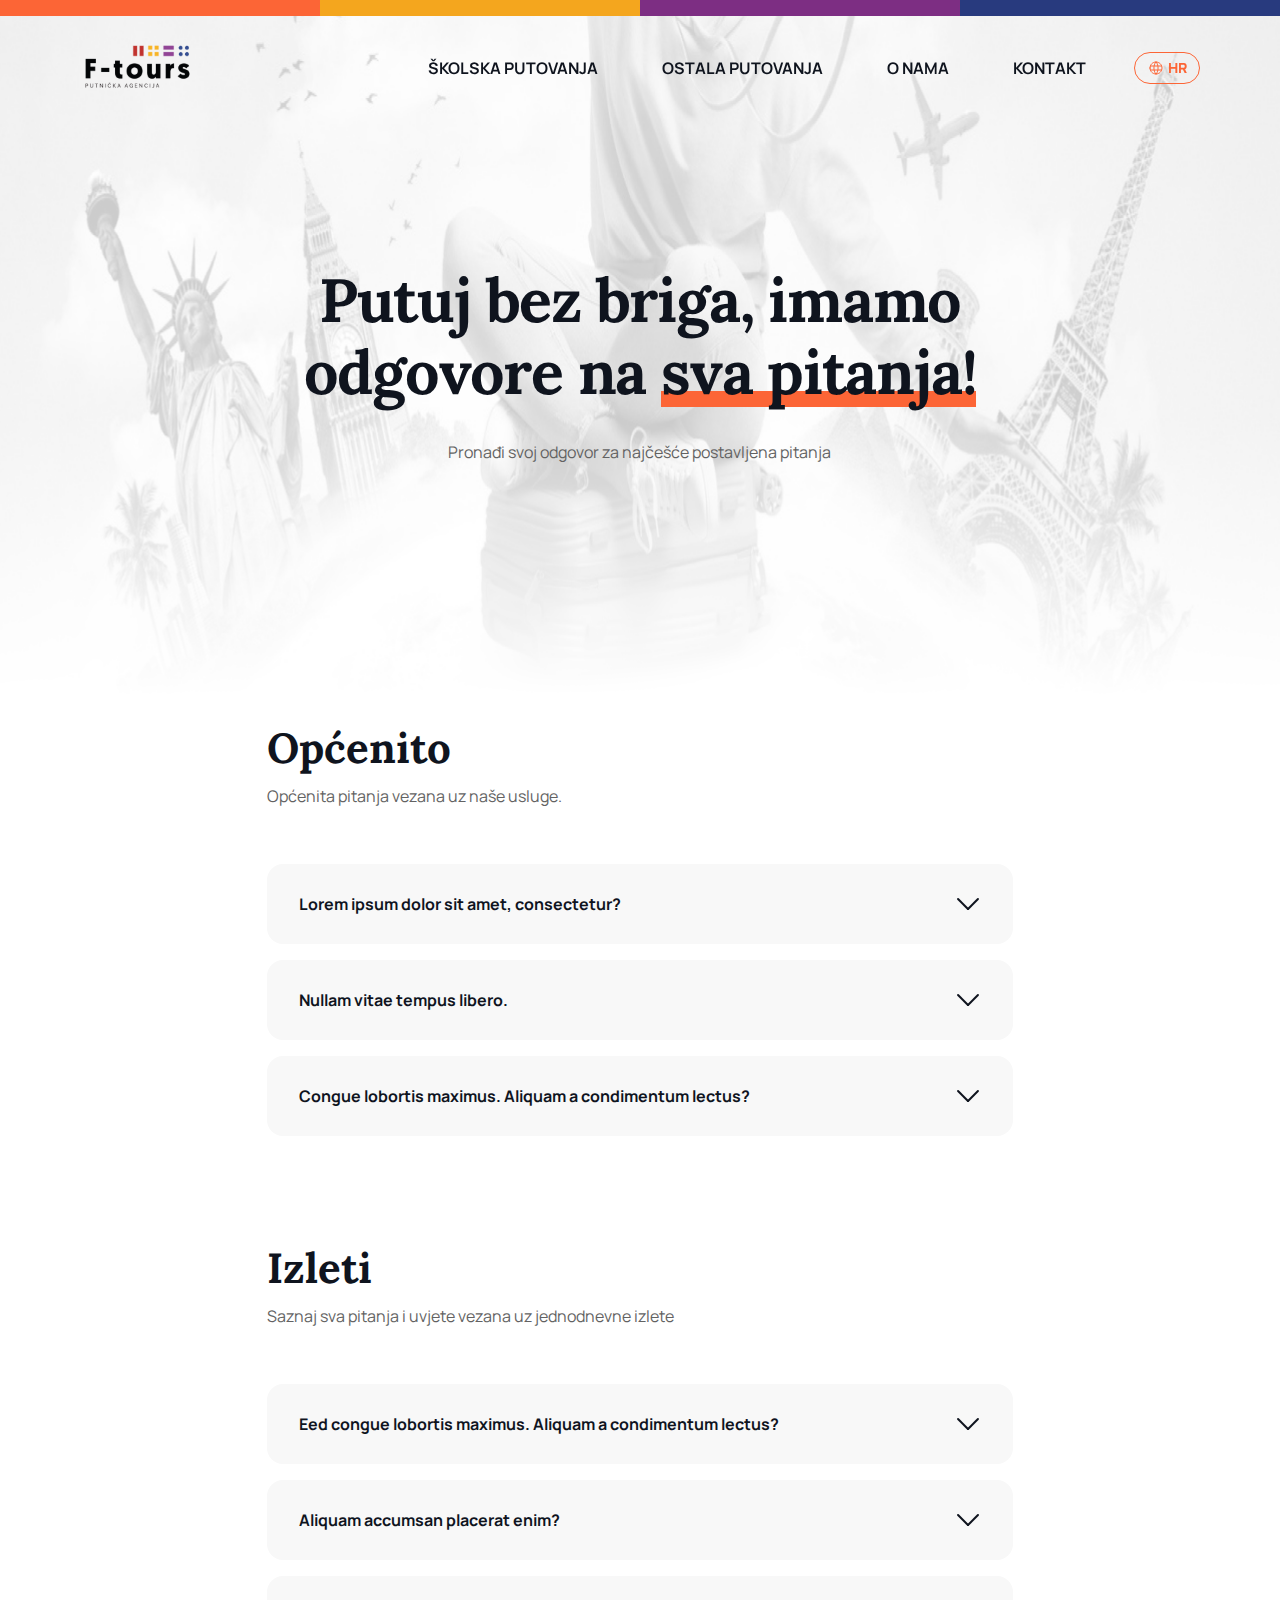
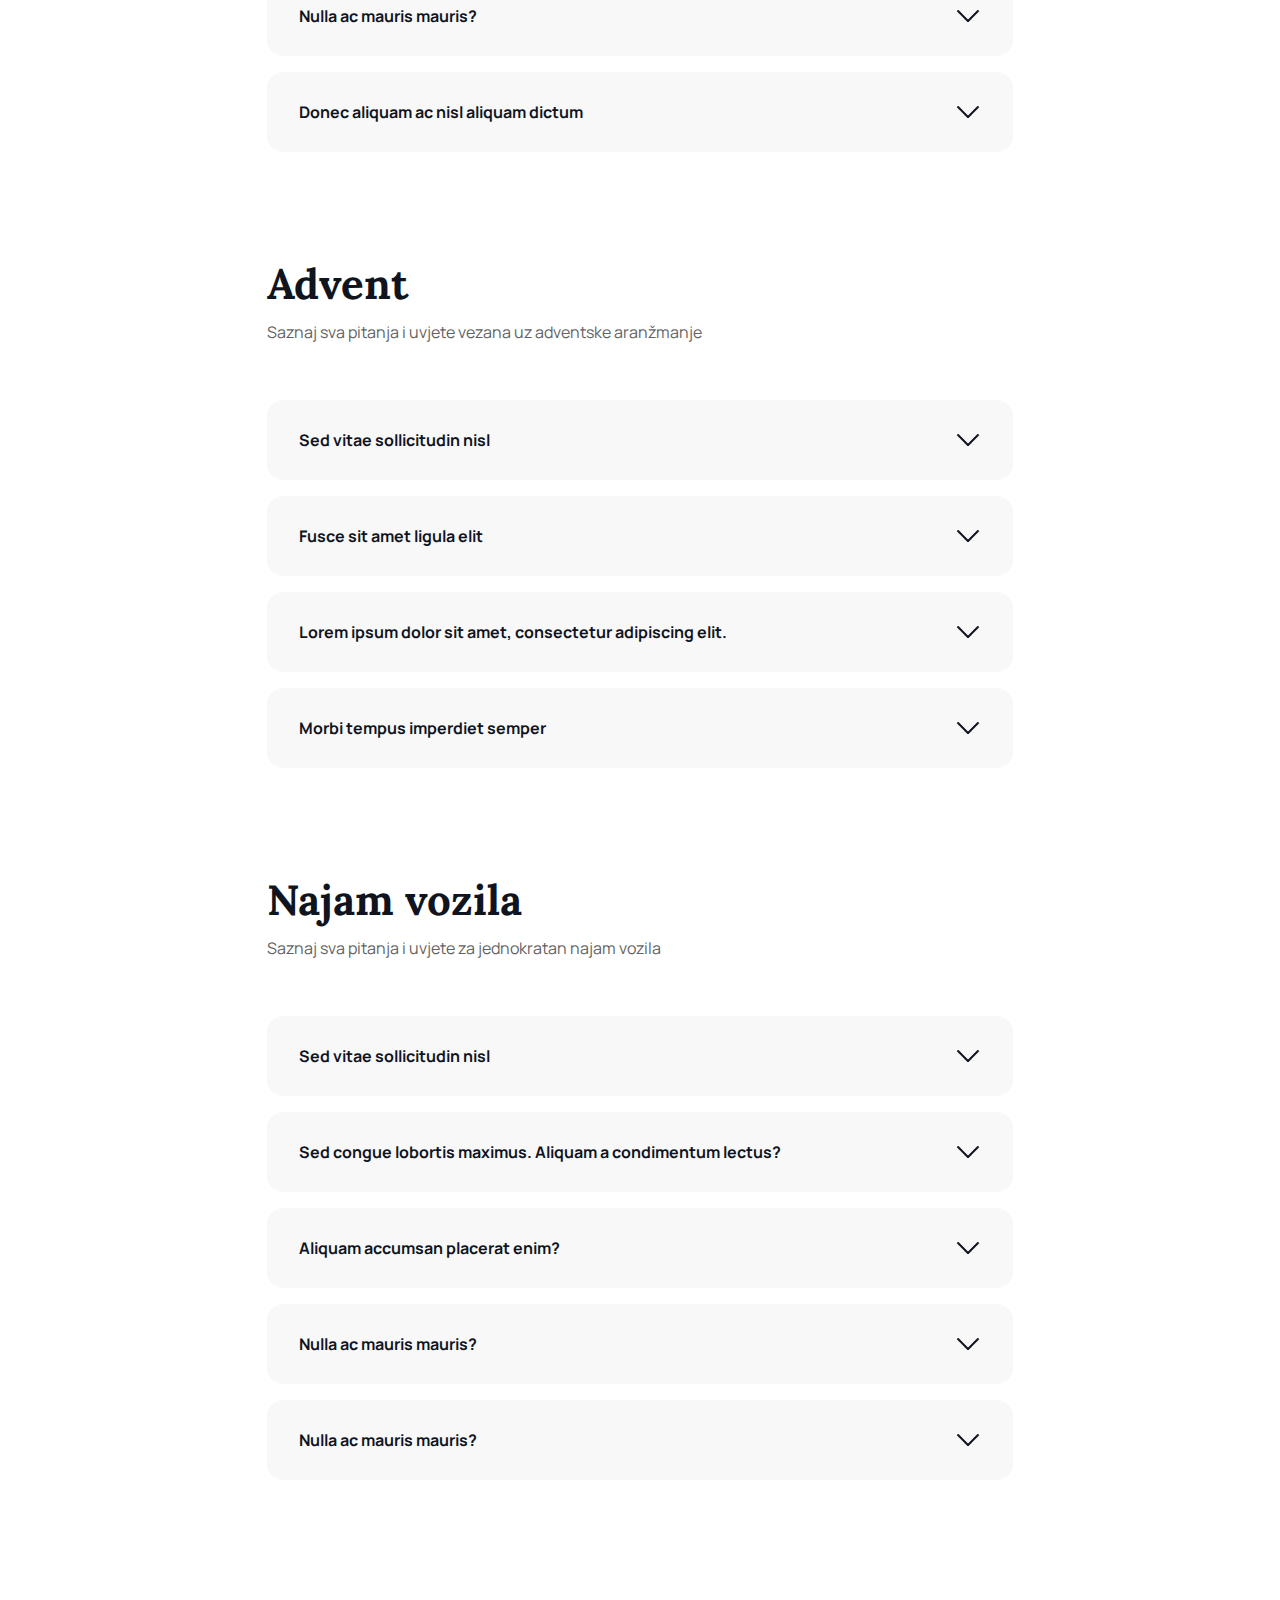
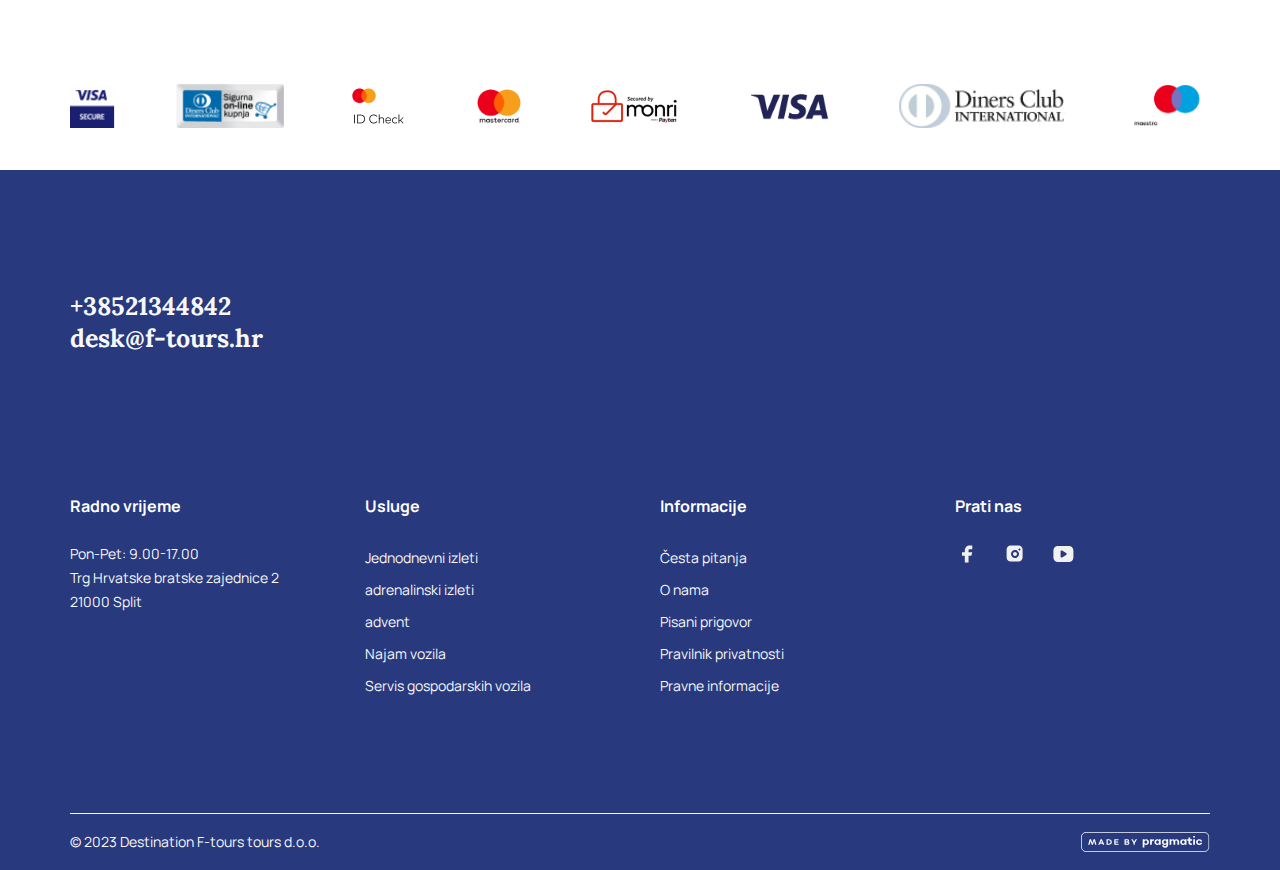
<file: faq.html>
<!DOCTYPE html>
<html lang="en">
<head>
    <meta charset="UTF-8">
    <meta http-equiv="X-UA-Compatible" content="IE=edge">
    <meta name="viewport" content="width=device-width, initial-scale=1.0">
    <link rel="preconnect" href="https://fonts.googleapis.com">
    <link rel="preconnect" href="https://fonts.gstatic.com" crossorigin>
    <link href="https://fonts.googleapis.com/css2?family=Barlow:wght@100;200;300;400;500;600;700;800;900&family=Manrope:wght@200;300;400;500;600;700;800&display=swap" rel="stylesheet">
    <link href="https://fonts.googleapis.com/css2?family=Barlow:wght@100;200;300;400;500;600;700;800;900&family=Lora:wght@400;500;600;700&family=Manrope:wght@200;300;400;500;600;700;800&display=swap" rel="stylesheet">
        <link rel="stylesheet" type="text/css" href="./css/general.css">
    <link rel="stylesheet" type="text/css" href="./css/faq.css">
    
    <title>Document</title>
</head>
<body>
    <div class="lng-popup">
        <div class="background"></div>
        <div class="maxw container">
            <div class="maxw-inner">
                <div class="inner-title-lng">Odaberite jezik</div>
                <div class="buttons">
                
                <button enabled>English</button>
                <button disabled>Hrvatski</button>
            </div>
            <div class="close-lng">
            </div>
            </div>
            
    </div>
    </div>
    <nav >
        <div class="colors">
            <div class="orange"></div>
            <div class="yello"></div>
            <div class="purple"></div>
            <div class="blue"></div>
        </div>
            <div class="navbar">
        <div class="menu">
            <div class="menu-line"></div>
        </div>
        <div class="logo" onClick="location.href='index.html'"><img src="assets/image/logo.svg" alt="logo"></div>
        <div class="menu-placeholder"></div>
        <div class="nav-right">
            <div class="pbold" onClick="location.href='izlet.html'">Školska putovanja</div>
            <div class="pbold" onClick="location.href='adventi.html'">Ostala putovanja</div>
            <div class="pbold" onClick="location.href='vozila.html'">O nama</div>
            <div class="pbold " onClick="location.href='kontakt.html'">Kontakt</div>
            <div class="lng lng-desktop"> <img src="assets/img/Language.svg" alt="">HR </div>
        </div>
    </div>
    <div class="maxw container grid">
    <div class="menu-mobile">
        <div class="menu-text" onClick="location.href='izlet.html'"> Školska putovanja</div>
        <div class="menu-text" onClick="location.href='adventi.html'"> Ostala putovanja</div>
        <div class="menu-text" onClick="location.href='vozila.html'">O nama</div>
        <div class="menu-text" onClick="location.href='kontakt.html'">Kontakt</div>
        <div class="lng"><img src="assets/img/Language.svg" alt=""> HR</div>
        <div class="lng-mobile">
            <div class="lng-mobile-text"> <img src="assets/img/Chevron Down.svg" alt="">
                Odaberite jezik</div>
            <button class="lng-mobile-button">English</button>
                <button class="lng-mobile-button">Hrvatski</button>
        </div>
    </div>
    </div>
    </nav>
    <div class="full-img">
        <img src="assets/image/lukasz-szmigiel-8Q8uP63RPpU-unsplash 1.png" alt="">
    </div>
    <section class="naslov">
        <div class="maxw container grid">
            <div>
               <h1>Putuj bez briga, imamo odgovore na <u class="underline"> sva pitanja!</u></h1>  
            </div>
            <div class="plarge">
                Pronađi svoj odgovor za najčešće postavljena pitanja
            </div>
        </div>
    </section>
    <section class="acordation">
        <div class="maxw container grid">
            <div>
                <h3>Općenito</h3>
                <div class="plarge">Općenita pitanja vezana uz naše usluge.</div>
                <div class="acordation-grid">
                    <div class="faq">
                        <div class="faq-heading">
                        <div class="pbold">Lorem ipsum dolor sit amet, consectetur?</div>
                        <span class="arrow"></span>
                    </div>
                    <div class="faq-content psmall">
                        Lorem ipsum dolor sit amet, consectetur adipiscing elit. Etiam porttitor tempus euismod. Curabitur commodo porttitor elit, eget accumsan felis semper ut. Aliquam maximus mauris eget augue feugiat eleifend. Vestibulum posuere, velit quis posuere tincidunt, eros lectus molestie enim, in mattis neque massa eu odio. Nam pharetra cursus orci vitae malesuada. Donec sodales molestie metus a viverra. Nullam sit amet imperdiet massa. Morbi varius posuere nisl eget pulvinar. Sed bibendum, risus eu molestie fermentum, erat dui congue eros, eget iaculis tellus lacus eu est. Fusce at nisi feugiat, pellentesque ex sit amet, rutrum tellus. Nullam volutpat nulla sit amet est scelerisque euismod. Fusce eleifend felis ut est lacinia sagittis tincidunt nec sapien. Interdum et malesuada fames ac ante ipsum primis in faucibus.
                    </div>
                    </div>
                    <div class="faq">
                        <div class="faq-heading">
                        <div class="pbold">Nullam vitae tempus libero.</div>
                        <span class="arrow"></span>
                    </div>
                    <div class="faq-content psmall">
                        Lorem ipsum dolor sit amet, consectetur adipiscing elit. Etiam porttitor tempus euismod. Curabitur commodo porttitor elit, eget accumsan felis semper ut. Aliquam maximus mauris eget augue feugiat eleifend. Vestibulum posuere, velit quis posuere tincidunt, eros lectus molestie enim, in mattis neque massa eu odio. Nam pharetra cursus orci vitae malesuada. Donec sodales molestie metus a viverra. Nullam sit amet imperdiet massa. Morbi varius posuere nisl eget pulvinar. Sed bibendum, risus eu molestie fermentum, erat dui congue eros, eget iaculis tellus lacus eu est. Fusce at nisi feugiat, pellentesque ex sit amet, rutrum tellus. Nullam volutpat nulla sit amet est scelerisque euismod. Fusce eleifend felis ut est lacinia sagittis tincidunt nec sapien. Interdum et malesuada fames ac ante ipsum primis in faucibus.
                    </div>
                    </div>
                    <div class="faq">
                        <div class="faq-heading">
                        <div class="pbold">Congue lobortis maximus. Aliquam a condimentum lectus?</div>
                        <span class="arrow"></span>
                    </div>
                    <div class="faq-content psmall">
                        Lorem ipsum dolor sit amet, consectetur adipiscing elit. Etiam porttitor tempus euismod. Curabitur commodo porttitor elit, eget accumsan felis semper ut. Aliquam maximus mauris eget augue feugiat eleifend. Vestibulum posuere, velit quis posuere tincidunt, eros lectus molestie enim, in mattis neque massa eu odio. Nam pharetra cursus orci vitae malesuada. Donec sodales molestie metus a viverra. Nullam sit amet imperdiet massa. Morbi varius posuere nisl eget pulvinar. Sed bibendum, risus eu molestie fermentum, erat dui congue eros, eget iaculis tellus lacus eu est. Fusce at nisi feugiat, pellentesque ex sit amet, rutrum tellus. Nullam volutpat nulla sit amet est scelerisque euismod. Fusce eleifend felis ut est lacinia sagittis tincidunt nec sapien. Interdum et malesuada fames ac ante ipsum primis in faucibus.
                    </div>
                    </div>
                </div>
            </div>
            <div>
                <h3>Izleti</h3>
                <div class="plarge">Saznaj sva pitanja i uvjete vezana uz jednodnevne izlete</div>
                <div class="acordation-grid">
                    <div class="faq">
                        <div class="faq-heading">
                        <div class="pbold">Eed congue lobortis maximus. Aliquam a condimentum lectus?</div>
                        <span class="arrow"></span>
                    </div>
                    <div class="faq-content psmall">
                        Lorem ipsum dolor sit amet, consectetur adipiscing elit. Etiam porttitor tempus euismod. Curabitur commodo porttitor elit, eget accumsan felis semper ut. Aliquam maximus mauris eget augue feugiat eleifend. Vestibulum posuere, velit quis posuere tincidunt, eros lectus molestie enim, in mattis neque massa eu odio. Nam pharetra cursus orci vitae malesuada. Donec sodales molestie metus a viverra. Nullam sit amet imperdiet massa. Morbi varius posuere nisl eget pulvinar. Sed bibendum, risus eu molestie fermentum, erat dui congue eros, eget iaculis tellus lacus eu est. Fusce at nisi feugiat, pellentesque ex sit amet, rutrum tellus. Nullam volutpat nulla sit amet est scelerisque euismod. Fusce eleifend felis ut est lacinia sagittis tincidunt nec sapien. Interdum et malesuada fames ac ante ipsum primis in faucibus.
                    </div>
                    </div>
                    <div class="faq">
                        <div class="faq-heading">
                        <div class="pbold">Aliquam accumsan placerat enim?</div>
                        <span class="arrow"></span>
                    </div>
                    <div class="faq-content psmall">
                        Lorem ipsum dolor sit amet, consectetur adipiscing elit. Etiam porttitor tempus euismod. Curabitur commodo porttitor elit, eget accumsan felis semper ut. Aliquam maximus mauris eget augue feugiat eleifend. Vestibulum posuere, velit quis posuere tincidunt, eros lectus molestie enim, in mattis neque massa eu odio. Nam pharetra cursus orci vitae malesuada. Donec sodales molestie metus a viverra. Nullam sit amet imperdiet massa. Morbi varius posuere nisl eget pulvinar. Sed bibendum, risus eu molestie fermentum, erat dui congue eros, eget iaculis tellus lacus eu est. Fusce at nisi feugiat, pellentesque ex sit amet, rutrum tellus. Nullam volutpat nulla sit amet est scelerisque euismod. Fusce eleifend felis ut est lacinia sagittis tincidunt nec sapien. Interdum et malesuada fames ac ante ipsum primis in faucibus.
                    </div>
                    </div>
                    <div class="faq">
                        <div class="faq-heading">
                        <div class="pbold">Nulla ac mauris mauris?</div>
                        <span class="arrow"></span>
                    </div>
                    <div class="faq-content psmall">
                        Lorem ipsum dolor sit amet, consectetur adipiscing elit. Etiam porttitor tempus euismod. Curabitur commodo porttitor elit, eget accumsan felis semper ut. Aliquam maximus mauris eget augue feugiat eleifend. Vestibulum posuere, velit quis posuere tincidunt, eros lectus molestie enim, in mattis neque massa eu odio. Nam pharetra cursus orci vitae malesuada. Donec sodales molestie metus a viverra. Nullam sit amet imperdiet massa. Morbi varius posuere nisl eget pulvinar. Sed bibendum, risus eu molestie fermentum, erat dui congue eros, eget iaculis tellus lacus eu est. Fusce at nisi feugiat, pellentesque ex sit amet, rutrum tellus. Nullam volutpat nulla sit amet est scelerisque euismod. Fusce eleifend felis ut est lacinia sagittis tincidunt nec sapien. Interdum et malesuada fames ac ante ipsum primis in faucibus.
                    </div>
                    </div>
                    <div class="faq">
                        <div class="faq-heading">
                        <div class="pbold">Donec aliquam ac nisl aliquam dictum</div>
                        <span class="arrow"></span>
                    </div>
                    <div class="faq-content psmall">
                        Lorem ipsum dolor sit amet, consectetur adipiscing elit. Etiam porttitor tempus euismod. Curabitur commodo porttitor elit, eget accumsan felis semper ut. Aliquam maximus mauris eget augue feugiat eleifend. Vestibulum posuere, velit quis posuere tincidunt, eros lectus molestie enim, in mattis neque massa eu odio. Nam pharetra cursus orci vitae malesuada. Donec sodales molestie metus a viverra. Nullam sit amet imperdiet massa. Morbi varius posuere nisl eget pulvinar. Sed bibendum, risus eu molestie fermentum, erat dui congue eros, eget iaculis tellus lacus eu est. Fusce at nisi feugiat, pellentesque ex sit amet, rutrum tellus. Nullam volutpat nulla sit amet est scelerisque euismod. Fusce eleifend felis ut est lacinia sagittis tincidunt nec sapien. Interdum et malesuada fames ac ante ipsum primis in faucibus.
                    </div>
                    </div>
                </div>
            </div>
            <div>
                <h3>Advent</h3>
                <div class="plarge">Saznaj sva pitanja i uvjete vezana uz adventske aranžmanje</div>
                <div class="acordation-grid">
                    <div class="faq">
                        <div class="faq-heading">
                        <div class="pbold">Sed vitae sollicitudin nisl</div>
                        <span class="arrow"></span>
                    </div>
                    <div class="faq-content psmall">
                        Lorem ipsum dolor sit amet, consectetur adipiscing elit. Etiam porttitor tempus euismod. Curabitur commodo porttitor elit, eget accumsan felis semper ut. Aliquam maximus mauris eget augue feugiat eleifend. Vestibulum posuere, velit quis posuere tincidunt, eros lectus molestie enim, in mattis neque massa eu odio. Nam pharetra cursus orci vitae malesuada. Donec sodales molestie metus a viverra. Nullam sit amet imperdiet massa. Morbi varius posuere nisl eget pulvinar. Sed bibendum, risus eu molestie fermentum, erat dui congue eros, eget iaculis tellus lacus eu est. Fusce at nisi feugiat, pellentesque ex sit amet, rutrum tellus. Nullam volutpat nulla sit amet est scelerisque euismod. Fusce eleifend felis ut est lacinia sagittis tincidunt nec sapien. Interdum et malesuada fames ac ante ipsum primis in faucibus.
                    </div>
                    </div>
                    <div class="faq">
                        <div class="faq-heading">
                        <div class="pbold">Fusce sit amet ligula elit</div>
                        <span class="arrow"></span>
                    </div>
                    <div class="faq-content psmall">
                        Lorem ipsum dolor sit amet, consectetur adipiscing elit. Etiam porttitor tempus euismod. Curabitur commodo porttitor elit, eget accumsan felis semper ut. Aliquam maximus mauris eget augue feugiat eleifend. Vestibulum posuere, velit quis posuere tincidunt, eros lectus molestie enim, in mattis neque massa eu odio. Nam pharetra cursus orci vitae malesuada. Donec sodales molestie metus a viverra. Nullam sit amet imperdiet massa. Morbi varius posuere nisl eget pulvinar. Sed bibendum, risus eu molestie fermentum, erat dui congue eros, eget iaculis tellus lacus eu est. Fusce at nisi feugiat, pellentesque ex sit amet, rutrum tellus. Nullam volutpat nulla sit amet est scelerisque euismod. Fusce eleifend felis ut est lacinia sagittis tincidunt nec sapien. Interdum et malesuada fames ac ante ipsum primis in faucibus.
                    </div>
                    </div>
                    <div class="faq">
                        <div class="faq-heading">
                        <div class="pbold">Lorem ipsum dolor sit amet, consectetur adipiscing elit.</div>
                        <span class="arrow"></span>
                    </div>
                    <div class="faq-content psmall">
                        Lorem ipsum dolor sit amet, consectetur adipiscing elit. Etiam porttitor tempus euismod. Curabitur commodo porttitor elit, eget accumsan felis semper ut. Aliquam maximus mauris eget augue feugiat eleifend. Vestibulum posuere, velit quis posuere tincidunt, eros lectus molestie enim, in mattis neque massa eu odio. Nam pharetra cursus orci vitae malesuada. Donec sodales molestie metus a viverra. Nullam sit amet imperdiet massa. Morbi varius posuere nisl eget pulvinar. Sed bibendum, risus eu molestie fermentum, erat dui congue eros, eget iaculis tellus lacus eu est. Fusce at nisi feugiat, pellentesque ex sit amet, rutrum tellus. Nullam volutpat nulla sit amet est scelerisque euismod. Fusce eleifend felis ut est lacinia sagittis tincidunt nec sapien. Interdum et malesuada fames ac ante ipsum primis in faucibus.
                    </div>
                    </div>
                    <div class="faq">
                        <div class="faq-heading">
                        <div class="pbold">Morbi tempus imperdiet semper</div>
                        <span class="arrow"></span>
                    </div>
                    <div class="faq-content psmall">
                        Lorem ipsum dolor sit amet, consectetur adipiscing elit. Etiam porttitor tempus euismod. Curabitur commodo porttitor elit, eget accumsan felis semper ut. Aliquam maximus mauris eget augue feugiat eleifend. Vestibulum posuere, velit quis posuere tincidunt, eros lectus molestie enim, in mattis neque massa eu odio. Nam pharetra cursus orci vitae malesuada. Donec sodales molestie metus a viverra. Nullam sit amet imperdiet massa. Morbi varius posuere nisl eget pulvinar. Sed bibendum, risus eu molestie fermentum, erat dui congue eros, eget iaculis tellus lacus eu est. Fusce at nisi feugiat, pellentesque ex sit amet, rutrum tellus. Nullam volutpat nulla sit amet est scelerisque euismod. Fusce eleifend felis ut est lacinia sagittis tincidunt nec sapien. Interdum et malesuada fames ac ante ipsum primis in faucibus.
                    </div>
                    </div>
                </div>
            </div>
            <div>
                <h3>Najam vozila</h3>
                <div class="plarge">Saznaj sva pitanja i uvjete za jednokratan najam vozila</div>
                <div class="acordation-grid">
                    <div class="faq">
                        <div class="faq-heading">
                        <div class="pbold">Sed vitae sollicitudin nisl</div>
                        <span class="arrow"></span>
                    </div>
                    <div class="faq-content psmall">
                        Lorem ipsum dolor sit amet, consectetur adipiscing elit. Etiam porttitor tempus euismod. Curabitur commodo porttitor elit, eget accumsan felis semper ut. Aliquam maximus mauris eget augue feugiat eleifend. Vestibulum posuere, velit quis posuere tincidunt, eros lectus molestie enim, in mattis neque massa eu odio. Nam pharetra cursus orci vitae malesuada. Donec sodales molestie metus a viverra. Nullam sit amet imperdiet massa. Morbi varius posuere nisl eget pulvinar. Sed bibendum, risus eu molestie fermentum, erat dui congue eros, eget iaculis tellus lacus eu est. Fusce at nisi feugiat, pellentesque ex sit amet, rutrum tellus. Nullam volutpat nulla sit amet est scelerisque euismod. Fusce eleifend felis ut est lacinia sagittis tincidunt nec sapien. Interdum et malesuada fames ac ante ipsum primis in faucibus.
                    </div>
                    </div>
                    <div class="faq">
                        <div class="faq-heading">
                        <div class="pbold">Sed congue lobortis maximus. Aliquam a condimentum lectus?</div>
                        <span class="arrow"></span>
                    </div>
                    <div class="faq-content psmall">
                        Lorem ipsum dolor sit amet, consectetur adipiscing elit. Etiam porttitor tempus euismod. Curabitur commodo porttitor elit, eget accumsan felis semper ut. Aliquam maximus mauris eget augue feugiat eleifend. Vestibulum posuere, velit quis posuere tincidunt, eros lectus molestie enim, in mattis neque massa eu odio. Nam pharetra cursus orci vitae malesuada. Donec sodales molestie metus a viverra. Nullam sit amet imperdiet massa. Morbi varius posuere nisl eget pulvinar. Sed bibendum, risus eu molestie fermentum, erat dui congue eros, eget iaculis tellus lacus eu est. Fusce at nisi feugiat, pellentesque ex sit amet, rutrum tellus. Nullam volutpat nulla sit amet est scelerisque euismod. Fusce eleifend felis ut est lacinia sagittis tincidunt nec sapien. Interdum et malesuada fames ac ante ipsum primis in faucibus.
                    </div>
                    </div>
                    <div class="faq">
                        <div class="faq-heading">
                        <div class="pbold">Aliquam accumsan placerat enim?</div>
                        <span class="arrow"></span>
                    </div>
                    <div class="faq-content psmall">
                        Lorem ipsum dolor sit amet, consectetur adipiscing elit. Etiam porttitor tempus euismod. Curabitur commodo porttitor elit, eget accumsan felis semper ut. Aliquam maximus mauris eget augue feugiat eleifend. Vestibulum posuere, velit quis posuere tincidunt, eros lectus molestie enim, in mattis neque massa eu odio. Nam pharetra cursus orci vitae malesuada. Donec sodales molestie metus a viverra. Nullam sit amet imperdiet massa. Morbi varius posuere nisl eget pulvinar. Sed bibendum, risus eu molestie fermentum, erat dui congue eros, eget iaculis tellus lacus eu est. Fusce at nisi feugiat, pellentesque ex sit amet, rutrum tellus. Nullam volutpat nulla sit amet est scelerisque euismod. Fusce eleifend felis ut est lacinia sagittis tincidunt nec sapien. Interdum et malesuada fames ac ante ipsum primis in faucibus.
                    </div>
                    </div>
                    <div class="faq">
                        <div class="faq-heading">
                        <div class="pbold">Nulla ac mauris mauris?</div>
                        <span class="arrow"></span>
                    </div>
                    <div class="faq-content psmall">
                        Lorem ipsum dolor sit amet, consectetur adipiscing elit. Etiam porttitor tempus euismod. Curabitur commodo porttitor elit, eget accumsan felis semper ut. Aliquam maximus mauris eget augue feugiat eleifend. Vestibulum posuere, velit quis posuere tincidunt, eros lectus molestie enim, in mattis neque massa eu odio. Nam pharetra cursus orci vitae malesuada. Donec sodales molestie metus a viverra. Nullam sit amet imperdiet massa. Morbi varius posuere nisl eget pulvinar. Sed bibendum, risus eu molestie fermentum, erat dui congue eros, eget iaculis tellus lacus eu est. Fusce at nisi feugiat, pellentesque ex sit amet, rutrum tellus. Nullam volutpat nulla sit amet est scelerisque euismod. Fusce eleifend felis ut est lacinia sagittis tincidunt nec sapien. Interdum et malesuada fames ac ante ipsum primis in faucibus.
                    </div>
                    </div>
                    <div class="faq">
                        <div class="faq-heading">
                        <div class="pbold">Nulla ac mauris mauris?</div>
                        <span class="arrow"></span>
                    </div>
                    <div class="faq-content psmall">
                        Lorem ipsum dolor sit amet, consectetur adipiscing elit. Etiam porttitor tempus euismod. Curabitur commodo porttitor elit, eget accumsan felis semper ut. Aliquam maximus mauris eget augue feugiat eleifend. Vestibulum posuere, velit quis posuere tincidunt, eros lectus molestie enim, in mattis neque massa eu odio. Nam pharetra cursus orci vitae malesuada. Donec sodales molestie metus a viverra. Nullam sit amet imperdiet massa. Morbi varius posuere nisl eget pulvinar. Sed bibendum, risus eu molestie fermentum, erat dui congue eros, eget iaculis tellus lacus eu est. Fusce at nisi feugiat, pellentesque ex sit amet, rutrum tellus. Nullam volutpat nulla sit amet est scelerisque euismod. Fusce eleifend felis ut est lacinia sagittis tincidunt nec sapien. Interdum et malesuada fames ac ante ipsum primis in faucibus.
                    </div>
                    </div>
                </div>
            </div>
        </div>
    </section>
    <section class="before-footer">
        <div class="maxw container">
            <img src="assets/image/Layer_x0020_1.png" alt="">
            <img src="assets/image/logo_sigurna-kupnja_2.png" alt="">
            <img src="assets/image/MC-IDC-864x864-1-655x437.png" alt="">
            <img src="assets/image/mastercard.5450f163.png" alt="">
            <img src="assets/image/monri_footer.png" alt="">
            <img src="assets/image/visa.png" alt="">
            <img src="assets/image/di.png" alt="">
            <img src="assets/image/maestro.png" alt="">
        </div>
    </section>
    <footer>
        <div class="maxw container grid">
        <div class="footer-top">
            <h6>+38521344842 <br>
                desk@f-tours.hr</h6>
        </div>
        
            <div class="footer-middle">
                <div class="pbold">Radno vrijeme</div>
                <div class="psmall">
                    Pon-Pet: 9.00-17.00 <br>
                    Trg Hrvatske bratske zajednice 2  <br>
                    21000 Split</div>
                    


            </div>
            <div class="footer-middle">
                <div class="pbold">Usluge</div>
                <div class="psmall vlinks">
                    <u onClick="location.href='izlet.html'">Jednodnevni izleti</u> <br> 
                    <u onClick="location.href='jednodnevni.html'">adrenalinski izleti</u>  <br>
                    <u onClick="location.href='adventi.html'">advent</u>  <br>
                    <u onClick="location.href='vozila.html'"> Najam vozila</u>  <br>
                    <u onClick="location.href='servis.html'">Servis gospodarskih vozila</u> </div>
            </div>
            <div class="footer-middle">
                <div class="pbold ">Informacije</div>
                <div class="psmall vlinks">
                    <u onClick="location.href='faq.html'">Česta pitanja</u> <br><u onClick="location.href='onama.html'">O nama</u> <br><u onClick="location.href='prigovor.html'">Pisani prigovor</u> <br><u onClick="location.href='informacije.html'">Pravilnik privatnosti</u> <br><u onClick="location.href='informacije.html'">Pravne informacije</u>  </div>
            </div>
            <div class="footer-middle">
                <div class="pbold">Prati nas</div>
                <div class="socials">
                    <img src="assets/img/Facebook.svg" alt="" onClick="location.href='https://www.Facebook.com/'">
                    <img src="assets/img/Instagram.svg" alt="" onClick="location.href='https://www.Instagram.com/'">
                    <img src="assets/img/Youtube.svg" alt="" onClick="location.href='https://www.Youtube.com/'">
                </div>
            </div>
            
        
        <div class="footer-bottom">
            <div class="psmall"> © 2023 Destination F-tours tours d.o.o. </div>
            <img src="assets/img/Pragmatic.svg" alt="">
        </div>
    </div>
    </footer>
    <script src="js/faq.js"></script>
</body>
</html>
</file>
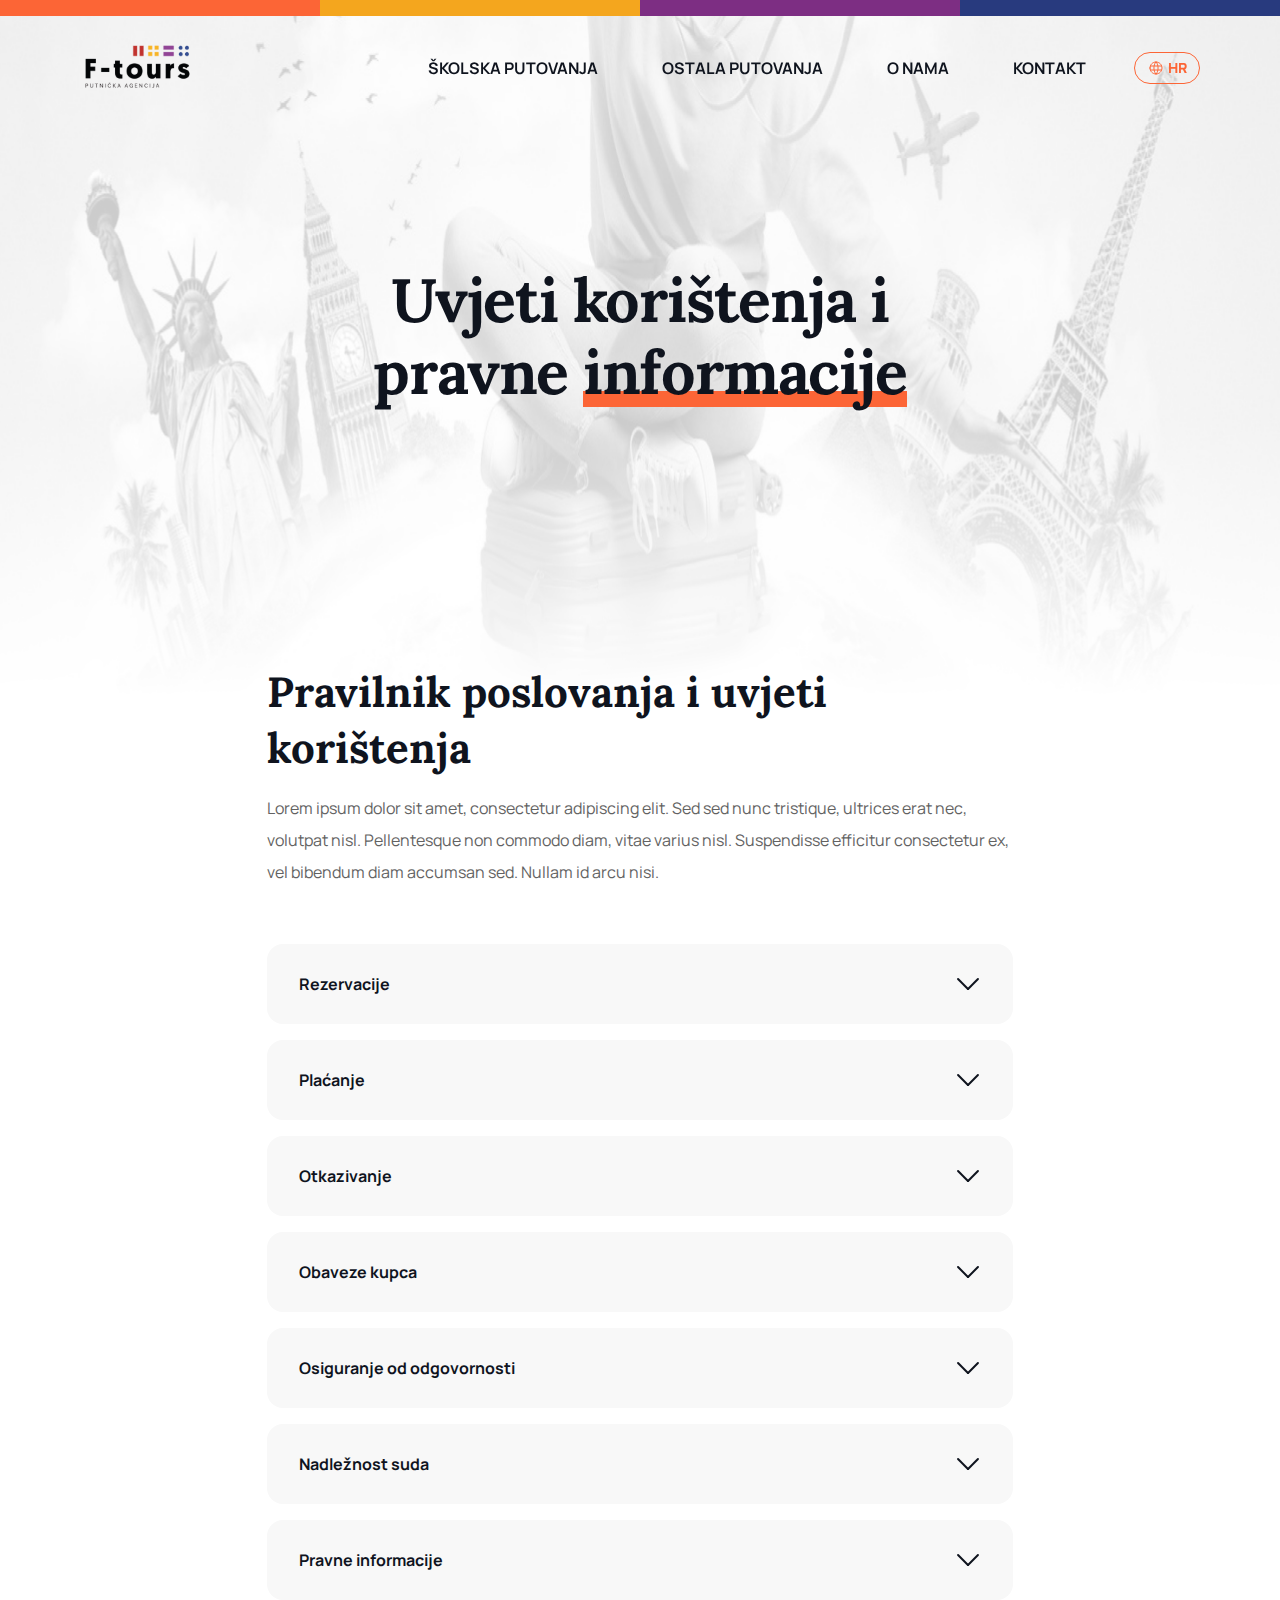
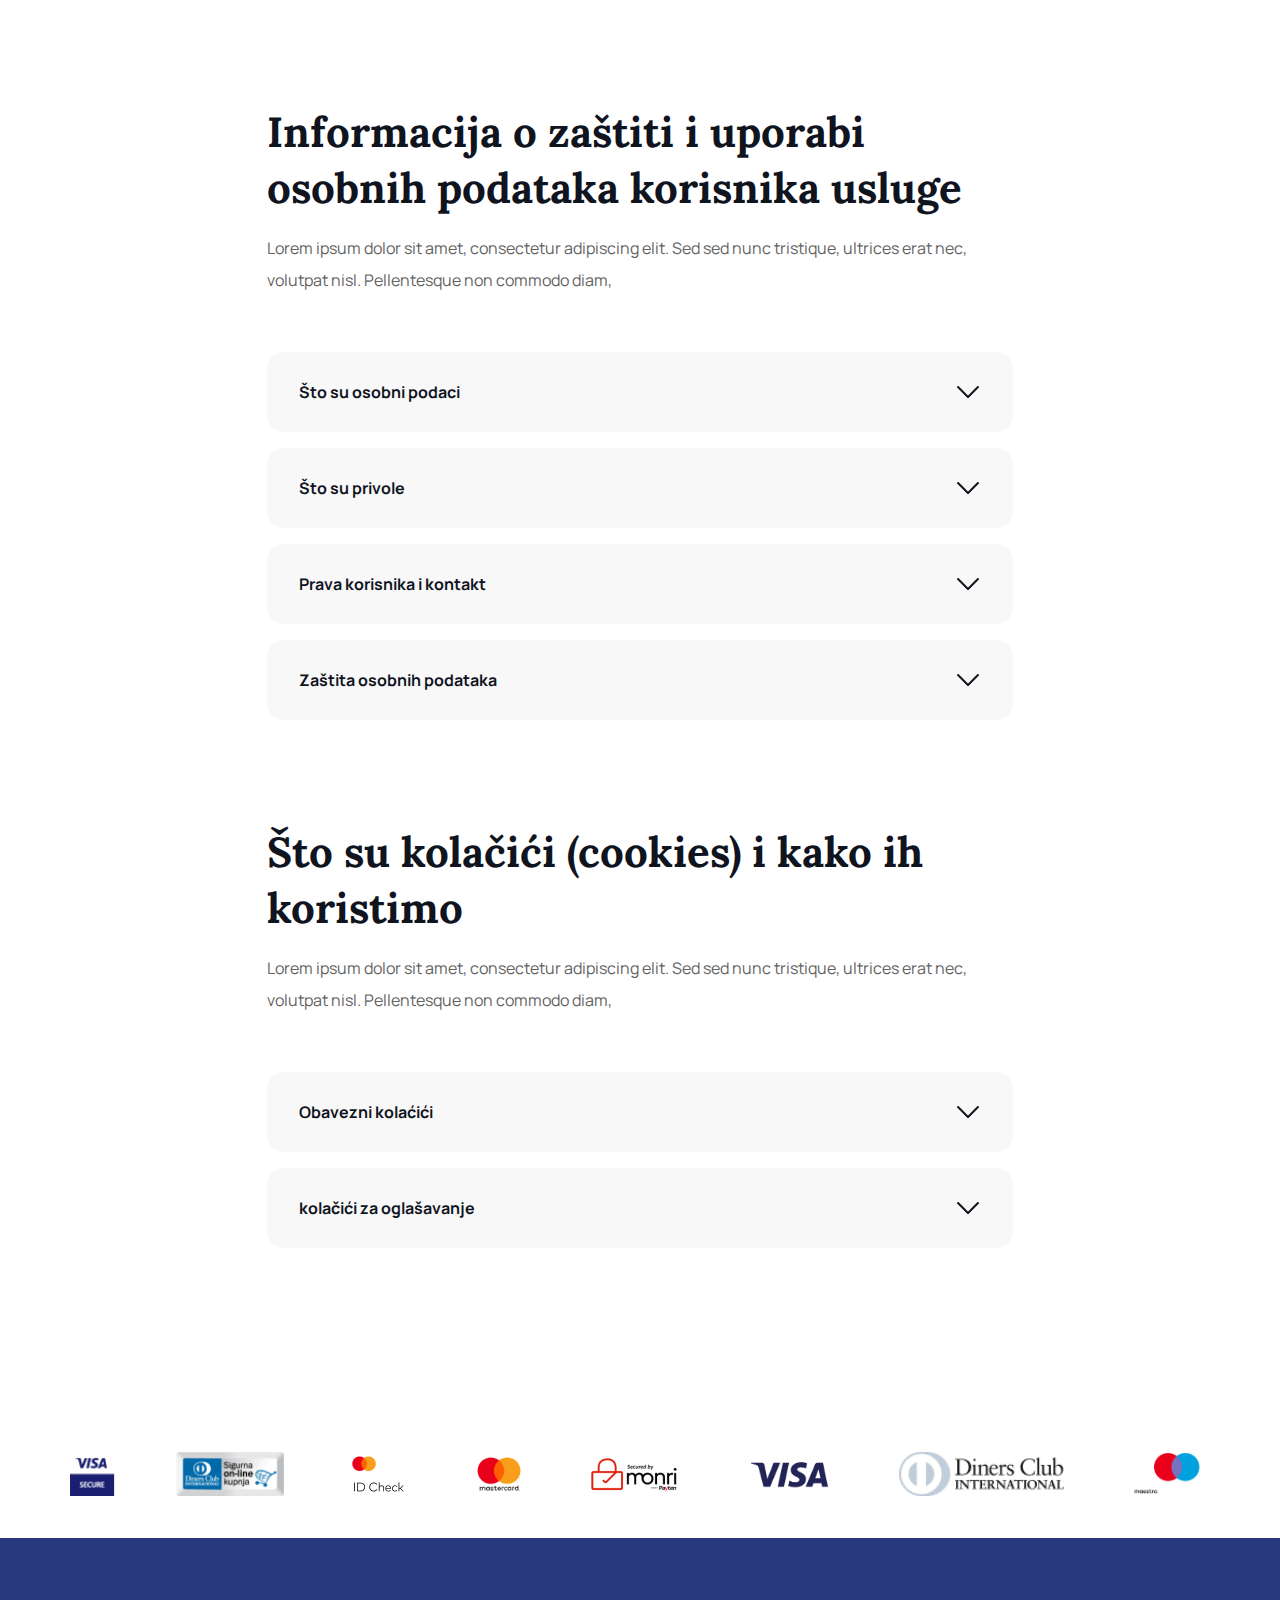
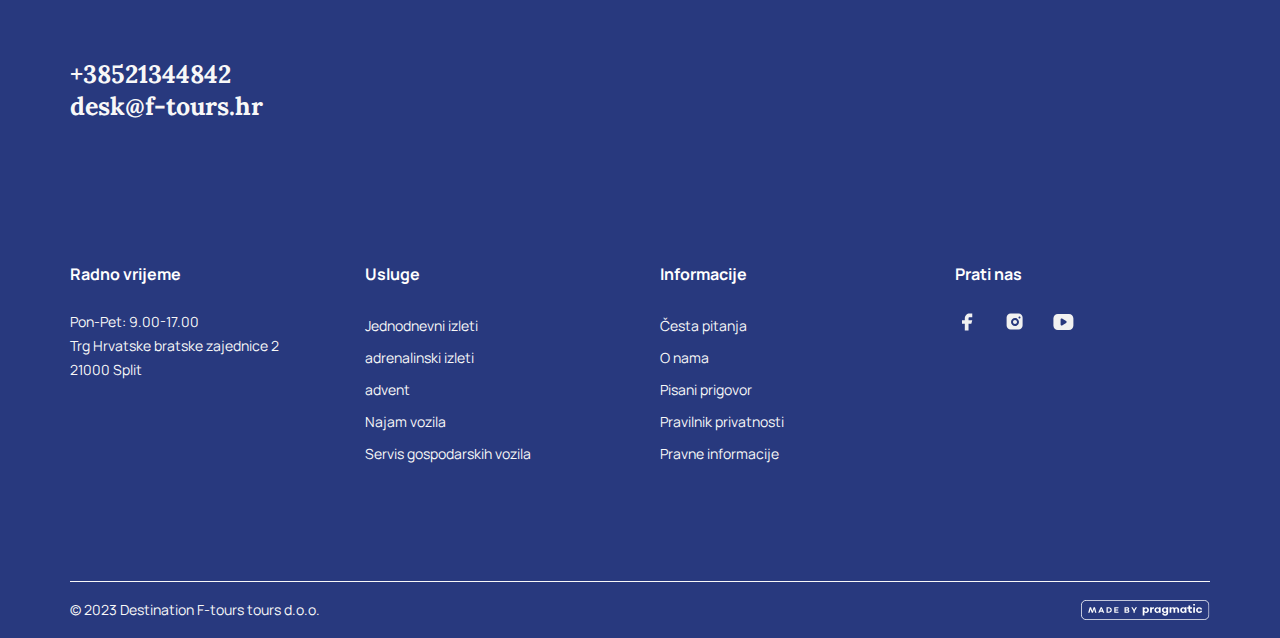
<file: informacije.html>
<!DOCTYPE html>
<html lang="en">
<head>
    <meta charset="UTF-8">
    <meta http-equiv="X-UA-Compatible" content="IE=edge">
    <meta name="viewport" content="width=device-width, initial-scale=1.0">
    <link rel="preconnect" href="https://fonts.googleapis.com">
<link rel="preconnect" href="https://fonts.gstatic.com" crossorigin>
<link href="https://fonts.googleapis.com/css2?family=Barlow:wght@100;200;300;400;500;600;700;800;900&family=Manrope:wght@200;300;400;500;600;700;800&display=swap" rel="stylesheet">
    <link href="https://fonts.googleapis.com/css2?family=Barlow:wght@100;200;300;400;500;600;700;800;900&family=Lora:wght@400;500;600;700&family=Manrope:wght@200;300;400;500;600;700;800&display=swap" rel="stylesheet">
        <link rel="stylesheet" type="text/css" href="./css/general.css">
    <link rel="stylesheet" type="text/css" href="./css/faq.css">
    
    <title>Document</title>
</head>
<body>
    <div class="lng-popup">
        <div class="background"></div>
        <div class="maxw container">
            <div class="maxw-inner">
                <div class="inner-title-lng">Odaberite jezik</div>
                <div class="buttons">
                
                <button enabled>English</button>
                <button disabled>Hrvatski</button>
            </div>
            <div class="close-lng">
            </div>
            </div>
            
    </div>
    </div>
    <nav >
        <div class="colors">
            <div class="orange"></div>
            <div class="yello"></div>
            <div class="purple"></div>
            <div class="blue"></div>
        </div>
            <div class="navbar">
        <div class="menu">
            <div class="menu-line"></div>
        </div>
        <div class="logo" onClick="location.href='index.html'"><img src="assets/image/logo.svg" alt="logo"></div>
        <div class="menu-placeholder"></div>
        <div class="nav-right">
            <div class="pbold" onClick="location.href='izlet.html'">Školska putovanja</div>
            <div class="pbold" onClick="location.href='adventi.html'">Ostala putovanja</div>
            <div class="pbold" onClick="location.href='vozila.html'">O nama</div>
            <div class="pbold " onClick="location.href='kontakt.html'">Kontakt</div>
            <div class="lng lng-desktop"> <img src="assets/img/Language.svg" alt="">HR </div>
        </div>
    </div>
    <div class="maxw container grid">
    <div class="menu-mobile">
        <div class="menu-text" onClick="location.href='izlet.html'"> Školska putovanja</div>
        <div class="menu-text" onClick="location.href='adventi.html'"> Ostala putovanja</div>
        <div class="menu-text" onClick="location.href='vozila.html'">O nama</div>
        <div class="menu-text" onClick="location.href='kontakt.html'">Kontakt</div>
        <div class="lng"><img src="assets/img/Language.svg" alt=""> HR</div>
        <div class="lng-mobile">
            <div class="lng-mobile-text"> <img src="assets/img/Chevron Down.svg" alt="">
                Odaberite jezik</div>
            <button class="lng-mobile-button">English</button>
                <button class="lng-mobile-button">Hrvatski</button>
        </div>
    </div>
    </div>
    </nav>
    <div class="full-img">
        <img src="assets/image/lukasz-szmigiel-8Q8uP63RPpU-unsplash 1.png" alt="">
    </div>
    <section class="naslov">
        <div class="maxw container grid">
            <div>
               <h1>Uvjeti korištenja i <br>
                pravne  <u class="underline"> informacije</u></h1>   
            </div>
        </div>
    </section>
    <section class="acordation pravne_informacije">
        <div class="maxw container grid">
            <div>
                <h3>Pravilnik poslovanja i uvjeti korištenja </h3>
                <div class="pspread">Lorem ipsum dolor sit amet, consectetur adipiscing elit. Sed sed nunc tristique, ultrices erat nec, volutpat nisl. Pellentesque non commodo diam, vitae varius nisl. Suspendisse efficitur consectetur ex, vel bibendum diam accumsan sed. Nullam id arcu nisi.</div>
                <div class="acordation-grid">
                    <div class="faq">
                        <div class="faq-heading">
                        <div class="pbold">Rezervacije</div>
                        <span class="arrow"></span>
                    </div>
                    <div class="faq-content psmall">
                        Lorem ipsum dolor sit amet, consectetur adipiscing elit. Etiam porttitor tempus euismod. Curabitur commodo porttitor elit, eget accumsan felis semper ut. Aliquam maximus mauris eget augue feugiat eleifend. Vestibulum posuere, velit quis posuere tincidunt, eros lectus molestie enim, in mattis neque massa eu odio. Nam pharetra cursus orci vitae malesuada. Donec sodales molestie metus a viverra. Nullam sit amet imperdiet massa. Morbi varius posuere nisl eget pulvinar. Sed bibendum, risus eu molestie fermentum, erat dui congue eros, eget iaculis tellus lacus eu est. Fusce at nisi feugiat, pellentesque ex sit amet, rutrum tellus. Nullam volutpat nulla sit amet est scelerisque euismod. Fusce eleifend felis ut est lacinia sagittis tincidunt nec sapien. Interdum et malesuada fames ac ante ipsum primis in faucibus.
                    </div>
                    </div>
                    <div class="faq">
                        <div class="faq-heading">
                        <div class="pbold">Plaćanje</div>
                        <span class="arrow"></span>
                    </div>
                    <div class="faq-content psmall">
                        Lorem ipsum dolor sit amet, consectetur adipiscing elit. Etiam porttitor tempus euismod. Curabitur commodo porttitor elit, eget accumsan felis semper ut. Aliquam maximus mauris eget augue feugiat eleifend. Vestibulum posuere, velit quis posuere tincidunt, eros lectus molestie enim, in mattis neque massa eu odio. Nam pharetra cursus orci vitae malesuada. Donec sodales molestie metus a viverra. Nullam sit amet imperdiet massa. Morbi varius posuere nisl eget pulvinar. Sed bibendum, risus eu molestie fermentum, erat dui congue eros, eget iaculis tellus lacus eu est. Fusce at nisi feugiat, pellentesque ex sit amet, rutrum tellus. Nullam volutpat nulla sit amet est scelerisque euismod. Fusce eleifend felis ut est lacinia sagittis tincidunt nec sapien. Interdum et malesuada fames ac ante ipsum primis in faucibus.
                    </div>
                    </div>
                    <div class="faq">
                        <div class="faq-heading">
                        <div class="pbold">Otkazivanje</div>
                        <span class="arrow"></span>
                    </div>
                    <div class="faq-content psmall">
                        Lorem ipsum dolor sit amet, consectetur adipiscing elit. Etiam porttitor tempus euismod. Curabitur commodo porttitor elit, eget accumsan felis semper ut. Aliquam maximus mauris eget augue feugiat eleifend. Vestibulum posuere, velit quis posuere tincidunt, eros lectus molestie enim, in mattis neque massa eu odio. Nam pharetra cursus orci vitae malesuada. Donec sodales molestie metus a viverra. Nullam sit amet imperdiet massa. Morbi varius posuere nisl eget pulvinar. Sed bibendum, risus eu molestie fermentum, erat dui congue eros, eget iaculis tellus lacus eu est. Fusce at nisi feugiat, pellentesque ex sit amet, rutrum tellus. Nullam volutpat nulla sit amet est scelerisque euismod. Fusce eleifend felis ut est lacinia sagittis tincidunt nec sapien. Interdum et malesuada fames ac ante ipsum primis in faucibus.
                    </div>
                    </div>
                    <div class="faq">
                        <div class="faq-heading">
                        <div class="pbold">Obaveze kupca</div>
                        <span class="arrow"></span>
                    </div>
                    <div class="faq-content psmall">
                        Lorem ipsum dolor sit amet, consectetur adipiscing elit. Etiam porttitor tempus euismod. Curabitur commodo porttitor elit, eget accumsan felis semper ut. Aliquam maximus mauris eget augue feugiat eleifend. Vestibulum posuere, velit quis posuere tincidunt, eros lectus molestie enim, in mattis neque massa eu odio. Nam pharetra cursus orci vitae malesuada. Donec sodales molestie metus a viverra. Nullam sit amet imperdiet massa. Morbi varius posuere nisl eget pulvinar. Sed bibendum, risus eu molestie fermentum, erat dui congue eros, eget iaculis tellus lacus eu est. Fusce at nisi feugiat, pellentesque ex sit amet, rutrum tellus. Nullam volutpat nulla sit amet est scelerisque euismod. Fusce eleifend felis ut est lacinia sagittis tincidunt nec sapien. Interdum et malesuada fames ac ante ipsum primis in faucibus.
                    </div>
                    </div>
                    <div class="faq">
                        <div class="faq-heading">
                        <div class="pbold">Osiguranje od odgovornosti</div>
                        <span class="arrow"></span>
                    </div>
                    <div class="faq-content psmall">
                        Lorem ipsum dolor sit amet, consectetur adipiscing elit. Etiam porttitor tempus euismod. Curabitur commodo porttitor elit, eget accumsan felis semper ut. Aliquam maximus mauris eget augue feugiat eleifend. Vestibulum posuere, velit quis posuere tincidunt, eros lectus molestie enim, in mattis neque massa eu odio. Nam pharetra cursus orci vitae malesuada. Donec sodales molestie metus a viverra. Nullam sit amet imperdiet massa. Morbi varius posuere nisl eget pulvinar. Sed bibendum, risus eu molestie fermentum, erat dui congue eros, eget iaculis tellus lacus eu est. Fusce at nisi feugiat, pellentesque ex sit amet, rutrum tellus. Nullam volutpat nulla sit amet est scelerisque euismod. Fusce eleifend felis ut est lacinia sagittis tincidunt nec sapien. Interdum et malesuada fames ac ante ipsum primis in faucibus.
                    </div>
                    </div>
                    <div class="faq">
                        <div class="faq-heading">
                        <div class="pbold">Nadležnost suda</div>
                        <span class="arrow"></span>
                    </div>
                    <div class="faq-content psmall">
                        Lorem ipsum dolor sit amet, consectetur adipiscing elit. Etiam porttitor tempus euismod. Curabitur commodo porttitor elit, eget accumsan felis semper ut. Aliquam maximus mauris eget augue feugiat eleifend. Vestibulum posuere, velit quis posuere tincidunt, eros lectus molestie enim, in mattis neque massa eu odio. Nam pharetra cursus orci vitae malesuada. Donec sodales molestie metus a viverra. Nullam sit amet imperdiet massa. Morbi varius posuere nisl eget pulvinar. Sed bibendum, risus eu molestie fermentum, erat dui congue eros, eget iaculis tellus lacus eu est. Fusce at nisi feugiat, pellentesque ex sit amet, rutrum tellus. Nullam volutpat nulla sit amet est scelerisque euismod. Fusce eleifend felis ut est lacinia sagittis tincidunt nec sapien. Interdum et malesuada fames ac ante ipsum primis in faucibus.
                    </div>
                    </div>
                    <div class="faq">
                        <div class="faq-heading">
                        <div class="pbold">Pravne informacije</div>
                        <span class="arrow"></span>
                    </div>
                    <div class="faq-content psmall">
                        Lorem ipsum dolor sit amet, consectetur adipiscing elit. Etiam porttitor tempus euismod. Curabitur commodo porttitor elit, eget accumsan felis semper ut. Aliquam maximus mauris eget augue feugiat eleifend. Vestibulum posuere, velit quis posuere tincidunt, eros lectus molestie enim, in mattis neque massa eu odio. Nam pharetra cursus orci vitae malesuada. Donec sodales molestie metus a viverra. Nullam sit amet imperdiet massa. Morbi varius posuere nisl eget pulvinar. Sed bibendum, risus eu molestie fermentum, erat dui congue eros, eget iaculis tellus lacus eu est. Fusce at nisi feugiat, pellentesque ex sit amet, rutrum tellus. Nullam volutpat nulla sit amet est scelerisque euismod. Fusce eleifend felis ut est lacinia sagittis tincidunt nec sapien. Interdum et malesuada fames ac ante ipsum primis in faucibus.
                    </div>
                    </div>
                </div>
            </div>
            <div>
                <h3>Informacija o zaštiti i uporabi osobnih podataka korisnika usluge </h3>
                <div class="pspread">Lorem ipsum dolor sit amet, consectetur adipiscing elit. Sed sed nunc tristique, ultrices erat nec, volutpat nisl. Pellentesque non commodo diam,</div>
                <div class="acordation-grid">
                    <div class="faq">
                        <div class="faq-heading">
                        <div class="pbold">Što su osobni podaci</div>
                        <span class="arrow"></span>
                    </div>
                    <div class="faq-content psmall">
                        Lorem ipsum dolor sit amet, consectetur adipiscing elit. Etiam porttitor tempus euismod. Curabitur commodo porttitor elit, eget accumsan felis semper ut. Aliquam maximus mauris eget augue feugiat eleifend. Vestibulum posuere, velit quis posuere tincidunt, eros lectus molestie enim, in mattis neque massa eu odio. Nam pharetra cursus orci vitae malesuada. Donec sodales molestie metus a viverra. Nullam sit amet imperdiet massa. Morbi varius posuere nisl eget pulvinar. Sed bibendum, risus eu molestie fermentum, erat dui congue eros, eget iaculis tellus lacus eu est. Fusce at nisi feugiat, pellentesque ex sit amet, rutrum tellus. Nullam volutpat nulla sit amet est scelerisque euismod. Fusce eleifend felis ut est lacinia sagittis tincidunt nec sapien. Interdum et malesuada fames ac ante ipsum primis in faucibus.
                    </div>
                    </div>
                    <div class="faq">
                        <div class="faq-heading">
                        <div class="pbold">Što su privole</div>
                        <span class="arrow"></span>
                    </div>
                    <div class="faq-content psmall">
                        Lorem ipsum dolor sit amet, consectetur adipiscing elit. Etiam porttitor tempus euismod. Curabitur commodo porttitor elit, eget accumsan felis semper ut. Aliquam maximus mauris eget augue feugiat eleifend. Vestibulum posuere, velit quis posuere tincidunt, eros lectus molestie enim, in mattis neque massa eu odio. Nam pharetra cursus orci vitae malesuada. Donec sodales molestie metus a viverra. Nullam sit amet imperdiet massa. Morbi varius posuere nisl eget pulvinar. Sed bibendum, risus eu molestie fermentum, erat dui congue eros, eget iaculis tellus lacus eu est. Fusce at nisi feugiat, pellentesque ex sit amet, rutrum tellus. Nullam volutpat nulla sit amet est scelerisque euismod. Fusce eleifend felis ut est lacinia sagittis tincidunt nec sapien. Interdum et malesuada fames ac ante ipsum primis in faucibus.
                    </div>
                    </div>
                    <div class="faq">
                        <div class="faq-heading">
                        <div class="pbold">Prava korisnika i kontakt</div>
                        <span class="arrow"></span>
                    </div>
                    <div class="faq-content psmall">
                        Lorem ipsum dolor sit amet, consectetur adipiscing elit. Etiam porttitor tempus euismod. Curabitur commodo porttitor elit, eget accumsan felis semper ut. Aliquam maximus mauris eget augue feugiat eleifend. Vestibulum posuere, velit quis posuere tincidunt, eros lectus molestie enim, in mattis neque massa eu odio. Nam pharetra cursus orci vitae malesuada. Donec sodales molestie metus a viverra. Nullam sit amet imperdiet massa. Morbi varius posuere nisl eget pulvinar. Sed bibendum, risus eu molestie fermentum, erat dui congue eros, eget iaculis tellus lacus eu est. Fusce at nisi feugiat, pellentesque ex sit amet, rutrum tellus. Nullam volutpat nulla sit amet est scelerisque euismod. Fusce eleifend felis ut est lacinia sagittis tincidunt nec sapien. Interdum et malesuada fames ac ante ipsum primis in faucibus.
                    </div>
                    </div>
                    <div class="faq">
                        <div class="faq-heading">
                        <div class="pbold">Zaštita osobnih podataka</div>
                        <span class="arrow"></span>
                    </div>
                    <div class="faq-content psmall">
                        Lorem ipsum dolor sit amet, consectetur adipiscing elit. Etiam porttitor tempus euismod. Curabitur commodo porttitor elit, eget accumsan felis semper ut. Aliquam maximus mauris eget augue feugiat eleifend. Vestibulum posuere, velit quis posuere tincidunt, eros lectus molestie enim, in mattis neque massa eu odio. Nam pharetra cursus orci vitae malesuada. Donec sodales molestie metus a viverra. Nullam sit amet imperdiet massa. Morbi varius posuere nisl eget pulvinar. Sed bibendum, risus eu molestie fermentum, erat dui congue eros, eget iaculis tellus lacus eu est. Fusce at nisi feugiat, pellentesque ex sit amet, rutrum tellus. Nullam volutpat nulla sit amet est scelerisque euismod. Fusce eleifend felis ut est lacinia sagittis tincidunt nec sapien. Interdum et malesuada fames ac ante ipsum primis in faucibus.
                    </div>
                    </div>
                </div>
            </div>
            <div>
                <h3>Što su kolačići (cookies) i kako ih koristimo</h3>
                <div class="pspread">Lorem ipsum dolor sit amet, consectetur adipiscing elit. Sed sed nunc tristique, ultrices erat nec, volutpat nisl. Pellentesque non commodo diam,</div>
                <div class="acordation-grid">
                    <div class="faq">
                        <div class="faq-heading">
                        <div class="pbold">Obavezni kolaćići</div>
                        <span class="arrow"></span>
                    </div>
                    <div class="faq-content psmall">
                        Lorem ipsum dolor sit amet, consectetur adipiscing elit. Etiam porttitor tempus euismod. Curabitur commodo porttitor elit, eget accumsan felis semper ut. Aliquam maximus mauris eget augue feugiat eleifend. Vestibulum posuere, velit quis posuere tincidunt, eros lectus molestie enim, in mattis neque massa eu odio. Nam pharetra cursus orci vitae malesuada. Donec sodales molestie metus a viverra. Nullam sit amet imperdiet massa. Morbi varius posuere nisl eget pulvinar. Sed bibendum, risus eu molestie fermentum, erat dui congue eros, eget iaculis tellus lacus eu est. Fusce at nisi feugiat, pellentesque ex sit amet, rutrum tellus. Nullam volutpat nulla sit amet est scelerisque euismod. Fusce eleifend felis ut est lacinia sagittis tincidunt nec sapien. Interdum et malesuada fames ac ante ipsum primis in faucibus.
                    </div>
                    </div>
                    <div class="faq">
                        <div class="faq-heading">
                        <div class="pbold">kolačići za oglašavanje</div>
                        <span class="arrow"></span>
                    </div>
                    <div class="faq-content psmall">
                        Lorem ipsum dolor sit amet, consectetur adipiscing elit. Etiam porttitor tempus euismod. Curabitur commodo porttitor elit, eget accumsan felis semper ut. Aliquam maximus mauris eget augue feugiat eleifend. Vestibulum posuere, velit quis posuere tincidunt, eros lectus molestie enim, in mattis neque massa eu odio. Nam pharetra cursus orci vitae malesuada. Donec sodales molestie metus a viverra. Nullam sit amet imperdiet massa. Morbi varius posuere nisl eget pulvinar. Sed bibendum, risus eu molestie fermentum, erat dui congue eros, eget iaculis tellus lacus eu est. Fusce at nisi feugiat, pellentesque ex sit amet, rutrum tellus. Nullam volutpat nulla sit amet est scelerisque euismod. Fusce eleifend felis ut est lacinia sagittis tincidunt nec sapien. Interdum et malesuada fames ac ante ipsum primis in faucibus.
                    </div>
                    </div>
                </div>
            </div>
            
        </div>
    </section>
    <section class="before-footer">
        <div class="maxw container">
            <img src="assets/image/Layer_x0020_1.png" alt="">
            <img src="assets/image/logo_sigurna-kupnja_2.png" alt="">
            <img src="assets/image/MC-IDC-864x864-1-655x437.png" alt="">
            <img src="assets/image/mastercard.5450f163.png" alt="">
            <img src="assets/image/monri_footer.png" alt="">
            <img src="assets/image/visa.png" alt="">
            <img src="assets/image/di.png" alt="">
            <img src="assets/image/maestro.png" alt="">
        </div>
    </section>
    <footer>
        <div class="maxw container grid">
        <div class="footer-top">
            <h6>+38521344842 <br>
                desk@f-tours.hr</h6>
        </div>
        
            <div class="footer-middle">
                <div class="pbold">Radno vrijeme</div>
                <div class="psmall">
                    Pon-Pet: 9.00-17.00 <br>
                    Trg Hrvatske bratske zajednice 2  <br>
                    21000 Split</div>
                    


            </div>
            <div class="footer-middle">
                <div class="pbold">Usluge</div>
                <div class="psmall vlinks">
                    <u onClick="location.href='izlet.html'">Jednodnevni izleti</u> <br> 
                    <u onClick="location.href='jednodnevni.html'">adrenalinski izleti</u>  <br>
                    <u onClick="location.href='adventi.html'">advent</u>  <br>
                    <u onClick="location.href='vozila.html'"> Najam vozila</u>  <br>
                    <u onClick="location.href='servis.html'">Servis gospodarskih vozila</u> </div>
            </div>
            <div class="footer-middle">
                <div class="pbold ">Informacije</div>
                <div class="psmall vlinks">
                    <u onClick="location.href='faq.html'">Česta pitanja</u> <br><u onClick="location.href='onama.html'">O nama</u> <br><u onClick="location.href='prigovor.html'">Pisani prigovor</u> <br><u onClick="location.href='informacije.html'">Pravilnik privatnosti</u> <br><u onClick="location.href='informacije.html'">Pravne informacije</u>  </div>
            </div>
            <div class="footer-middle">
                <div class="pbold">Prati nas</div>
                <div class="socials">
                    <img src="assets/img/Facebook.svg" alt="" onClick="location.href='https://www.Facebook.com/'">
                    <img src="assets/img/Instagram.svg" alt="" onClick="location.href='https://www.Instagram.com/'">
                    <img src="assets/img/Youtube.svg" alt="" onClick="location.href='https://www.Youtube.com/'">
                </div>
            </div>
            
        
        <div class="footer-bottom">
            <div class="psmall"> © 2023 Destination F-tours tours d.o.o. </div>
            <img src="assets/img/Pragmatic.svg" alt="">
        </div>
    </div>
    </footer>
    <script src="js/faq.js"></script>
</body>
</html>
</file>
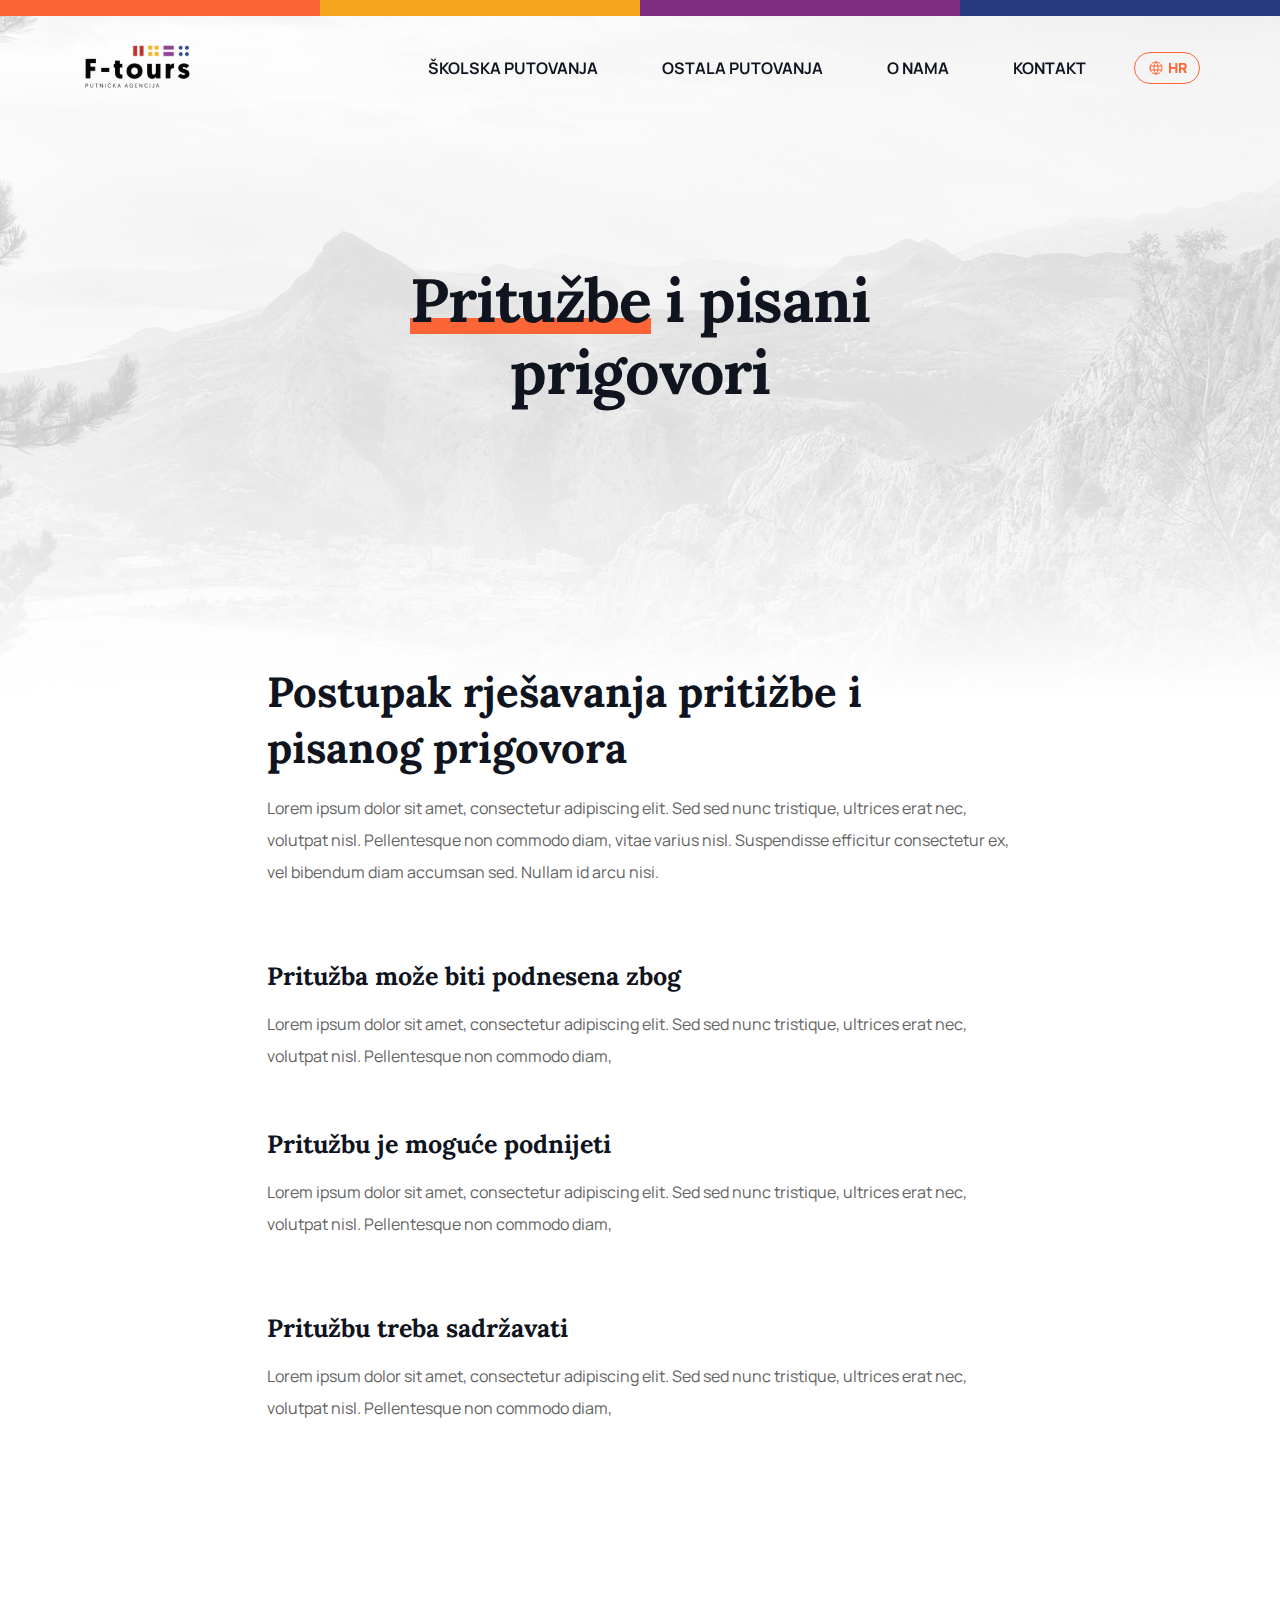
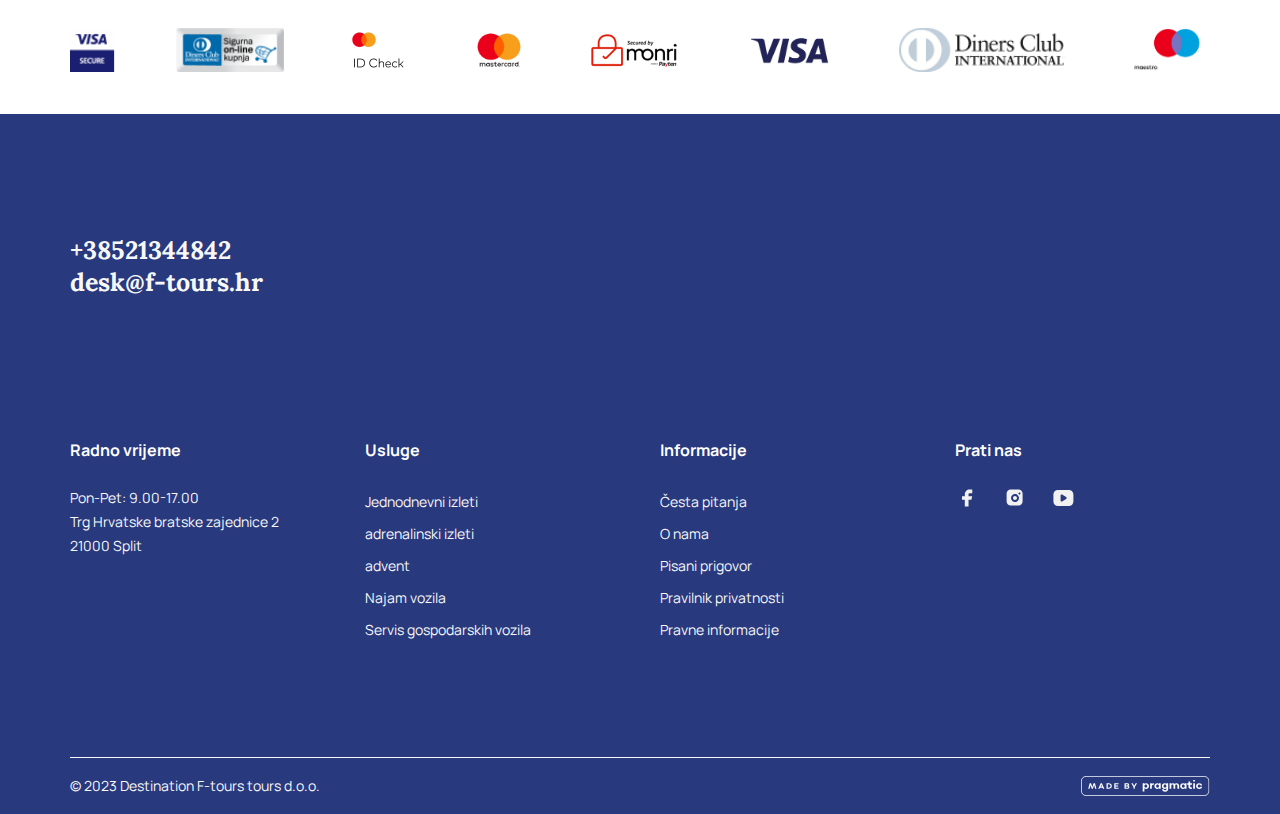
<file: prigovor.html>
<!DOCTYPE html>
<html lang="en">
<head>
    <meta charset="UTF-8">
    <meta http-equiv="X-UA-Compatible" content="IE=edge">
    <meta name="viewport" content="width=device-width, initial-scale=1.0">
    <link rel="preconnect" href="https://fonts.googleapis.com">
<link rel="preconnect" href="https://fonts.gstatic.com" crossorigin>
<link href="https://fonts.googleapis.com/css2?family=Barlow:wght@100;200;300;400;500;600;700;800;900&family=Manrope:wght@200;300;400;500;600;700;800&display=swap" rel="stylesheet">
<link href="https://fonts.googleapis.com/css2?family=Barlow:wght@100;200;300;400;500;600;700;800;900&family=Lora:wght@400;500;600;700&family=Manrope:wght@200;300;400;500;600;700;800&display=swap" rel="stylesheet">
  <link rel="stylesheet" type="text/css" href="./css/general.css">
    <link rel="stylesheet" type="text/css" href="./css/pisani_prigovor.css">
    
    <title>Document</title>
</head>
<body>


<div class="lng-popup">
    <div class="background"></div>
    <div class="maxw container">
        <div class="maxw-inner">
            <div class="inner-title-lng">Odaberite jezik</div>
            <div class="buttons">
            
            <button enabled>English</button>
            <button disabled>Hrvatski</button>
        </div>
        <div class="close-lng">
        </div>
        </div>
        
</div>
</div>
<nav >
    <div class="colors">
        <div class="orange"></div>
        <div class="yello"></div>
        <div class="purple"></div>
        <div class="blue"></div>
    </div>
        <div class="navbar">
    <div class="menu">
        <div class="menu-line"></div>
    </div>
    <div class="logo" onClick="location.href='index.html'"><img src="assets/image/logo.svg" alt="logo"></div>
    <div class="menu-placeholder"></div>
    <div class="nav-right">
        <div class="pbold" onClick="location.href='izlet.html'">Školska putovanja</div>
        <div class="pbold" onClick="location.href='adventi.html'">Ostala putovanja</div>
        <div class="pbold" onClick="location.href='vozila.html'">O nama</div>
        <div class="pbold " onClick="location.href='kontakt.html'">Kontakt</div>
        <div class="lng lng-desktop"> <img src="assets/img/Language.svg" alt="">HR </div>
    </div>
</div>
<div class="maxw container grid">
<div class="menu-mobile">
    <div class="menu-text" onClick="location.href='izlet.html'"> Školska putovanja</div>
    <div class="menu-text" onClick="location.href='adventi.html'"> Ostala putovanja</div>
    <div class="menu-text" onClick="location.href='vozila.html'">O nama</div>
    <div class="menu-text" onClick="location.href='kontakt.html'">Kontakt</div>
    <div class="lng"><img src="assets/img/Language.svg" alt=""> HR</div>
    <div class="lng-mobile">
        <div class="lng-mobile-text"> <img src="assets/img/Chevron Down.svg" alt="">
            Odaberite jezik</div>
        <button class="lng-mobile-button">English</button>
            <button class="lng-mobile-button">Hrvatski</button>
    </div>
</div>
</div>
</nav>
    <div class="full-img">
        <img src="assets/img/background.png" alt="">
    </div>
    <section class="naslov">
        <div class="maxw container grid">
            <div>
               <h1><u>Pritužbe</u> i pisani<br> prigovori</h1>  
            </div>
        </div>
    </section>
    <section class="text">
        <div class="maxw container grid">
            <div>
                <h3>Postupak rješavanja pritižbe i pisanog prigovora</h3>
                <div class="pspread">
                    Lorem ipsum dolor sit amet, consectetur adipiscing elit. Sed sed nunc tristique, ultrices erat nec, volutpat nisl. Pellentesque non commodo diam, vitae varius nisl. Suspendisse efficitur consectetur ex, vel bibendum diam accumsan sed. Nullam id arcu nisi.
                </div>
            </div>
            <div>
                <h6>Pritužba može biti podnesena zbog</h6>
                <div class="pspread">
                    Lorem ipsum dolor sit amet, consectetur adipiscing elit. Sed sed nunc tristique, ultrices erat nec, volutpat nisl. Pellentesque non commodo diam, 
                </div>
            </div>
            <div class="text-reduced">
                <h6>Pritužbu je moguće podnijeti</h6>
                <div class="pspread">
                    Lorem ipsum dolor sit amet, consectetur adipiscing elit. Sed sed nunc tristique, ultrices erat nec, volutpat nisl. Pellentesque non commodo diam, 
                </div>
            </div>
            <div>
                <h6> Pritužbu treba sadržavati</h6>
                <div class="pspread">
                    Lorem ipsum dolor sit amet, consectetur adipiscing elit. Sed sed nunc tristique, ultrices erat nec, volutpat nisl. Pellentesque non commodo diam, 
                </div>
            </div>
        </div>
    </section>
    <section class="before-footer">
        <div class="maxw container">
            <img src="assets/image/Layer_x0020_1.png" alt="">
            <img src="assets/image/logo_sigurna-kupnja_2.png" alt="">
            <img src="assets/image/MC-IDC-864x864-1-655x437.png" alt="">
            <img src="assets/image/mastercard.5450f163.png" alt="">
            <img src="assets/image/monri_footer.png" alt="">
            <img src="assets/image/visa.png" alt="">
            <img src="assets/image/di.png" alt="">
            <img src="assets/image/maestro.png" alt="">
        </div>
    </section>
    <footer>
        <div class="maxw container grid">
        <div class="footer-top">
            <h6>+38521344842 <br>
                desk@f-tours.hr</h6>
        </div>
        
            <div class="footer-middle">
                <div class="pbold">Radno vrijeme</div>
                <div class="psmall">
                    Pon-Pet: 9.00-17.00 <br>
                    Trg Hrvatske bratske zajednice 2  <br>
                    21000 Split</div>
                    


            </div>
            <div class="footer-middle">
                <div class="pbold">Usluge</div>
                <div class="psmall vlinks">
                    <u onClick="location.href='izlet.html'">Jednodnevni izleti</u> <br> 
                    <u onClick="location.href='jednodnevni.html'">adrenalinski izleti</u>  <br>
                    <u onClick="location.href='adventi.html'">advent</u>  <br>
                    <u onClick="location.href='vozila.html'"> Najam vozila</u>  <br>
                    <u onClick="location.href='servis.html'">Servis gospodarskih vozila</u> </div>
            </div>
            <div class="footer-middle">
                <div class="pbold ">Informacije</div>
                <div class="psmall vlinks">
                    <u onClick="location.href='faq.html'">Česta pitanja</u> <br><u onClick="location.href='onama.html'">O nama</u> <br><u onClick="location.href='prigovor.html'">Pisani prigovor</u> <br><u onClick="location.href='informacije.html'">Pravilnik privatnosti</u> <br><u onClick="location.href='informacije.html'">Pravne informacije</u>  </div>
            </div>
            <div class="footer-middle">
                <div class="pbold">Prati nas</div>
                <div class="socials">
                    <img src="assets/img/Facebook.svg" alt="" onClick="location.href='https://www.Facebook.com/'">
                    <img src="assets/img/Instagram.svg" alt="" onClick="location.href='https://www.Instagram.com/'">
                    <img src="assets/img/Youtube.svg" alt="" onClick="location.href='https://www.Youtube.com/'">
                </div>
            </div>
            
        
        <div class="footer-bottom">
            <div class="psmall"> © 2023 Destination F-tours tours d.o.o. </div>
            <img src="assets/img/Pragmatic.svg" alt="">
        </div>
    </div>
    </footer>
    <script src="js/pisani_prigovor.js"></script>

</body>
</html>
</file>
<file: css/general.css>
@font-face {
  src: url(fonts/Gazpacho-Thin.otf);
  font-family: Gazpacho;
  font-weight: 100;
}
@font-face {
  src: url(fonts/Gazpacho-Light.otf);
  font-family: Gazpacho;
  font-weight: 300;
}
@font-face {
  src: url(fonts/Gazpacho-Regular.otf);
  font-family: Gazpacho;
  font-weight: 400;
}
@font-face {
  src: url(fonts/Gazpacho-Medium.otf);
  font-family: Gazpacho;
  font-weight: 500;
}
@font-face {
  src: url(fonts/Gazpacho-Bold.otf);
  font-family: Gazpacho;
  font-weight: 700;
}
@font-face {
  src: url(fonts/Gazpacho-Black.otf);
  font-family: Gazpacho;
  font-weight: 900;
}
a[href^=tel] {
  text-decoration: inherit;
  color: inherit;
}

h1, h2, h3, h4, h5, h6 {
  margin: 0;
}

h1 {
  font-family: "Lora";
  font-style: normal;
  font-weight: 700;
  font-size: 61px;
  line-height: 72px;
  text-align: center;
  letter-spacing: -0.02em;
  color: #0F141E;
}

h2 {
  font-family: "Lora";
  font-style: normal;
  font-weight: 900;
  font-size: 48px;
  line-height: 64px;
  letter-spacing: -0.03em;
  color: #0F141E;
}

h3 {
  font-family: "Lora";
  font-style: normal;
  font-weight: 700;
  font-size: 42px;
  line-height: 56px;
  color: #0F141E;
}

h4 {
  font-family: "Manrope";
  font-style: normal;
  font-weight: 700;
  font-size: 25px;
  line-height: 32px;
  color: #0F141E;
}

h5 {
  font-family: "Manrope";
  font-style: normal;
  font-weight: 800;
  font-size: 18px;
  line-height: 24px;
  color: #0F141E;
}

h6 {
  font-family: "Lora";
  font-style: normal;
  font-weight: 700;
  font-size: 25px;
  line-height: 32px;
  color: #0F141E;
}

.plarge {
  font-family: "Manrope";
  font-style: normal;
  font-weight: 400;
  font-size: 16px;
  line-height: 24px;
  color: #0F141E;
}

.pmedium {
  font-family: "Manrope";
  font-style: normal;
  font-weight: 500;
  font-size: 16px;
  line-height: 24px;
  color: #0F141E;
}

.psmall {
  font-family: "Manrope";
  font-style: normal;
  font-weight: 400;
  font-size: 14px;
  line-height: 24px;
  color: #0F141E;
}

.pbold {
  font-family: "Manrope";
  font-style: normal;
  font-weight: 700;
  font-size: 16px;
  line-height: 24px;
  color: #0F141E;
}

.pspread {
  font-family: "Manrope";
  font-style: normal;
  font-weight: 400;
  font-size: 16px;
  line-height: 32px;
  color: #0F141E;
}

body {
  margin: 0;
  display: flex;
  flex-direction: column;
  scroll-behavior: smooth;
}

picture {
  position: absolute;
  bottom: 0;
  z-index: 1;
  right: 0;
  left: 0;
  top: 0;
}
picture img {
  width: 100%;
  height: 100%;
  -o-object-fit: cover;
  object-fit: cover;
}

section {
  width: 100%;
  height: auto;
}

.grid {
  display: grid;
  grid-template-columns: repeat(12, minmax(0, 1fr));
  -moz-column-gap: 40px;
  column-gap: 40px;
}

.container {
  padding-left: 70px;
  padding-right: 70px;
}

.maxw {
  max-width: 1280px;
  margin-left: auto;
  margin-right: auto;
}

nav {
  transition: 0.5s;
  z-index: 10;
  width: 100%;
  position: fixed;
  background-color: #FFFFFF;
}

.colors {
  width: 100%;
  height: 16px;
  display: flex;
}
.colors div {
  width: 25%;
  height: 100%;
}
.colors .orange {
  background-color: #FC6536;
}
.colors .yello {
  background-color: #F4A61E;
}
.colors .purple {
  background-color: #7D2E83;
}
.colors .blue {
  background-color: #283A7E;
}

.navbar {
  margin-left: 80px;
  margin-right: 80px;
  grid-column: span 12;
  height: 104px;
  display: flex;
  justify-content: space-between;
  align-items: center;
}
.navbar .pbold {
  transition: color 0.5s;
}
.navbar .pbold:hover {
  transition: color 0s;
}

.nav-right {
  display: flex;
  -moz-column-gap: 64px;
       column-gap: 64px;
  align-items: center;
}
.nav-right .pbold {
  text-transform: uppercase;
}
.nav-right .pbold:hover {
  position: relative;
  cursor: pointer;
  color: #FC6536;
  margin-top: 1px;
  border-bottom: #FC6536 2px solid;
}

.menu, .menu-placeholder {
  display: none;
  cursor: pointer;
}

.logo {
  cursor: pointer;
}
.logo img {
  height: 53px;
}

.lng {
  cursor: pointer;
  width: 64px;
  height: 30px;
  border: 1px solid #FC6536;
  border-radius: 38px;
  margin-left: -16px;
  display: flex;
  align-items: center;
  justify-content: center;
  font-family: "Manrope";
  font-style: normal;
  font-weight: 800;
  font-size: 14px;
  line-height: 24px;
  color: #FC6536;
  transition: 1s;
}
.lng img {
  width: 16px;
  height: auto;
  margin-right: 4px;
}

.lng:hover {
  background-color: #FC6536;
  color: #FFFFFF;
  transition: 0s;
}
.lng:hover img {
  filter: brightness(1000%);
}

.menu-mobile {
  grid-column: span 12;
  height: 0;
  transition: 1s ease-in-out;
  overflow: hidden;
  display: flex;
  position: relative;
  flex-direction: column;
  justify-content: center;
}
.menu-mobile .lng {
  margin-left: 0px;
  margin-top: 40px;
}

.menu-text {
  cursor: pointer;
  transition-duration: 0.5s;
  transition-timing-function: ease-in-out;
  transition-delay: 0s;
  font-family: "Manrope";
  font-style: normal;
  font-weight: 800;
  font-size: 32px;
  line-height: 40px;
  letter-spacing: -0.03em;
  color: #0F141E;
  margin-top: 24px;
  z-index: 2;
  opacity: 0;
  margin-top: 60px;
}

.underline-menu {
  text-decoration: none;
  position: relative;
  white-space: nowrap;
}

.underline-menu::before {
  transition-duration: 1.5s;
  transition-delay: 0.5s;
  z-index: -1;
  content: "";
  position: absolute;
  height: 10px;
  background: #FC6536;
  width: 0;
  top: 30px;
}

.before-footer {
  margin-top: 204px;
}
.before-footer div {
  display: flex;
  justify-content: space-between;
  flex-wrap: wrap;
  gap: 48px;
}
.before-footer div img {
  height: 44px;
}

footer {
  width: 100%;
  background-color: #28397E;
  margin-top: 42px;
}
footer u {
  text-decoration: none;
  cursor: pointer;
}
footer u:hover {
  text-decoration: underline;
  text-decoration-color: #F1F1F1;
  color: #F1F1F1;
}

.footer-top {
  grid-column: span 12;
  margin-top: 120px;
}
.footer-top h6 {
  color: #F8F8F8 !important;
}

.footer-middle {
  margin-top: 140px;
  grid-column: span 3;
}
.footer-middle .pbold {
  color: white;
  margin-bottom: 24px;
}
.footer-middle .psmall {
  color: #F8F8F8;
}

.vlinks {
  line-height: 32px !important;
}

.socials {
  display: flex;
  -moz-column-gap: 24px;
       column-gap: 24px;
}
.socials img {
  height: 24px;
  width: auto;
  cursor: pointer;
}

.footer-bottom {
  grid-column: span 12;
  padding-top: 16px;
  padding-bottom: 16px;
  display: flex;
  justify-content: space-between;
  align-items: center;
  margin-top: 111px;
  border-top: #F8F8F8 solid 1px;
}
.footer-bottom img {
  height: 20px;
  width: auto;
  filter: brightness(10000%);
}
.footer-bottom .psmall {
  color: #F8F8F8;
}

button {
  cursor: pointer;
  display: flex;
  justify-content: center;
  border: 0;
  align-items: center;
  padding: 20px 40px;
  background: #FC6536;
  font-family: "Manrope";
  border-radius: 8px;
  font-style: normal;
  font-weight: 800;
  font-size: 16px;
  line-height: 16px;
  letter-spacing: 0.01em;
  color: #FFFFFF;
  width: -moz-fit-content;
  width: fit-content;
}

button:hover {
  background: #F24E1B;
}

button:disabled {
  background: #FC6536;
  opacity: 0.2;
}

.success {
  min-height: 100vh;
  width: 100vw;
  display: none;
  align-items: center;
  position: fixed;
  z-index: 15;
}
.success .maxw-inner {
  text-align: center;
  width: 100%;
  background-color: #FFFFFF;
  border-radius: 24px;
  display: flex;
  flex-direction: column;
  align-items: center;
}
.success img {
  height: 88px;
  transform: scaleX(-1);
}
.success .maxw {
  z-index: 12;
  width: 655px;
  margin: auto;
  display: flex;
}
.success h4 {
  margin-top: 32px;
}
.success button {
  padding: 19px 39px;
  margin: auto;
  margin-top: 24px;
  margin-bottom: 64px;
  border: 1px solid #0F141E;
  background-color: #FFFFFF;
  color: #0F141E;
}
.success button:focus {
  border: 1px solid #6C6F75;
  color: #6C6F75;
}
.success button:hover {
  border: 1px solid #FC6536;
  color: #FC6536;
}
.success button:disabled {
  opacity: 0.2;
}
.success .plarge {
  color: #626262;
  width: 60%;
  margin-top: 8px;
}

.lng-popup {
  min-height: 100vh;
  width: 100vw;
  display: none;
  align-items: center;
  position: fixed;
  z-index: 11;
}
.lng-popup .maxw-inner {
  width: 100%;
  background-color: #FFFFFF;
  border-radius: 24px;
  display: flex;
  flex-direction: column;
  position: relative;
}
.lng-popup img {
  height: 88px;
  transform: scaleX(-1);
}
.lng-popup .maxw {
  z-index: 12;
  width: 400px;
  margin: auto;
  display: flex;
}
.lng-popup h4 {
  margin-top: 32px;
}
.lng-popup .inner-title-lng {
  margin-bottom: 32px;
  font-family: "Manrope";
  font-style: normal;
  font-weight: 800;
  font-size: 24px;
  line-height: 32px;
  letter-spacing: -0.03em;
  color: #0F141E;
  margin-top: 32px;
  margin-left: 32px;
}
.lng-popup .buttons {
  display: flex;
  -moz-column-gap: 16px;
       column-gap: 16px;
  margin-left: 32px;
  margin-bottom: 32px;
}
.lng-popup button {
  width: 160px;
  padding: 20px 0;
}

.close-lng {
  right: 16px;
  top: 16px;
  position: absolute;
  display: flex;
  cursor: pointer;
  align-items: center;
  justify-content: center;
  width: 32px;
  height: 32px;
  background-color: #F8F8F8;
  border-radius: 100%;
}
.close-lng img {
  height: 16px;
}

.close-lng::before, .close-lng::after {
  margin-left: 0 !important;
  position: absolute;
  content: "";
  width: 16px;
  height: 1.5px;
  background-color: #0F141E;
  transition: all 0.5s ease-in-out;
}

.close-lng::before {
  transform: translateY(-5px);
  transform: rotate(45deg);
}

.close-lng::after {
  transform: translateY(5px);
  transform: rotate(-45deg);
}

.img-holder {
  height: 180px;
  width: 180px;
  background-color: #F8F8F8;
  border-radius: 100%;
  margin: auto;
  margin-top: 64px;
  display: flex;
  align-items: center;
  justify-content: center;
}

.background-s {
  position: absolute;
  width: 100%;
  height: 100%;
  background-color: #0F141E;
  opacity: 80%;
}

.background {
  position: absolute;
  width: 100%;
  height: 100%;
  background-color: #0F141E;
  opacity: 80%;
}

.active-upit {
  display: flex;
}

.active-lng {
  display: flex;
}

.menu {
  display: none;
  width: 32px;
  height: 20px;
  transition: all 0.5s ease-in-out;
  align-items: center;
  position: relative;
}

.menu-line {
  width: 100%;
  height: 2px;
  background-color: #0F141E;
  transition: all 0.5s ease-in-out;
}

.menu-line::before, .menu-line::after {
  margin-left: 0 !important;
  position: absolute;
  content: "";
  width: 100%;
  height: 2px;
  background-color: #0F141E;
  transition: all 0.5s ease-in-out;
}

.menu-line::before {
  transform: translateY(-5px);
}

.menu-line::after {
  transform: translateY(5px);
}

.inverted nav {
  background-color: #0F141E;
}
.inverted nav .logo img {
  filter: brightness(100000%);
}
.inverted nav .lng-mobile-text {
  color: #FFFFFF;
}
.inverted nav .lng-mobile-text img {
  filter: brightness(100000%);
}
.inverted nav .menu-line {
  background-color: #FFFFFF;
}
.inverted nav .menu-line::before, .inverted nav .menu-line::after {
  background-color: #FFFFFF;
}
.inverted nav .menu-text {
  color: #FFFFFF;
}
.inverted nav .nav-right .pbold {
  color: #FFFFFF;
}
.inverted nav .nav-right .pbold:hover {
  color: #FC6536;
}

.transparent {
  background-color: rgba(15, 20, 30, 0);
  transition: 0.5s;
}
.transparent .logo img {
  filter: brightness(100000%);
}
.transparent .menu-line {
  background-color: #FFFFFF;
}
.transparent .menu-line::before, .transparent .menu-line::after {
  background-color: #FFFFFF;
}
.transparent .nav-right .pbold {
  color: #FFFFFF;
}
.transparent .nav-right .pbold:hover {
  color: #FC6536;
}

.transparent.menu-active {
  background-color: #FFFFFF;
  color: #0F141E;
}
.transparent.menu-active .logo img {
  filter: brightness(100%);
}
.transparent.menu-active .menu-line {
  background-color: #0F141E;
}
.transparent.menu-active .menu-line::before, .transparent.menu-active .menu-line::after {
  background-color: #0F141E;
}

.lng-mobile {
  position: absolute;
  overflow: hidden;
  bottom: 48px;
  max-height: 0px;
  left: 0;
  right: 0;
  display: flex;
  flex-direction: column;
  gap: 16px;
  transition: 0.5s;
}
.lng-mobile button {
  width: 100%;
  margin-top: 0;
}

.lng-mobile-text {
  cursor: pointer;
  font-family: "Manrope";
  font-style: normal;
  font-weight: 800;
  font-size: 24px;
  line-height: 32px;
  /* identical to box height, or 133% */
  letter-spacing: -0.03em;
  color: #0F141E;
}
.lng-mobile-text img {
  margin-right: 8px;
}

input[type=checkbox] {
  /* Add if not using autoprefixer */
  -webkit-appearance: none;
  -moz-appearance: none;
       appearance: none;
  /* For iOS < 15 to remove gradient background */
  background-color: #fff;
  /* Not removed via appearance */
  margin: 0;
  width: 24px;
  height: 24px;
  background: #FFFFFF;
  display: block;
  /* Grays/Medium Gray */
  cursor: pointer;
  border: 1px solid #F1F1F1;
  border-radius: 4px;
  position: relative;
}

input[type=checkbox]::before {
  content: "";
  position: absolute;
  width: 5px;
  height: 12px;
  border-right: 2px solid #FC6536;
  border-bottom: 2px solid #FC6536;
  transform: translate(-50%, -50%) rotateZ(40deg);
  left: 50%;
  top: 45%;
  display: none;
}

input[type=checkbox]:checked::before {
  display: block;
}

.primary-menu {
  padding: 0;
  display: flex;
  flex-direction: column;
}
.primary-menu li {
  margin-top: 60px;
  transition-duration: 0.5s;
  transition-timing-function: ease-in-out;
  transition-delay: 0s;
}
.primary-menu li a {
  font-family: "Manrope";
  font-style: normal;
  font-weight: 800;
  font-size: 32px;
  line-height: 40px;
  letter-spacing: -0.03em;
  color: #0F141E;
  opacity: 0;
  transition-duration: 0.5s;
  transition-timing-function: ease-in-out;
  transition-delay: 0s;
}

@media only screen and (max-width: 950px) {
  .before-footer {
    margin-top: 104px;
  }
  .before-footer div {
    justify-content: center;
  }
  .nav-right {
    display: none;
  }
  .menu {
    display: flex;
  }
  .menu-placeholder {
    display: flex;
    width: 32px;
    height: 14px;
  }
  .menu-active .menu-text {
    transition-duration: 1.5s;
    transition-timing-function: ease-in-out;
    transition-delay: 0.2s;
    margin-top: 24px;
    opacity: 1;
  }
  .menu-active .primary-menu li {
    margin-top: 16px;
    transition-duration: 1.5s;
    transition-timing-function: ease-in-out;
    transition-delay: 0.2s;
  }
  .menu-active .primary-menu li a {
    transition-duration: 1.5s;
    transition-timing-function: ease-in-out;
    transition-delay: 0.2s;
    margin-top: 24px;
    opacity: 1;
  }
  .menu-active .underline-menu::before {
    width: 100%;
  }
  .menu-active .menu-line {
    background-color: transparent !important;
  }
  .menu-active .menu-line::before {
    transform: rotate(25deg);
  }
  .menu-active .menu-line::after {
    transform: rotate(-25deg);
  }
  .menu-active .menu-mobile {
    height: calc(100dvh - 104px);
  }
  .lng-mobile-active .lng-mobile {
    transition: 1.5s;
    max-height: 1000px;
  }
  .lng-mobile-active .lng {
    transition-duration: 0.5s;
    transition-timing-function: ease-in-out;
    transition-delay: 0s;
    opacity: 0;
    margin-bottom: 250px;
  }
  .lng-mobile-active .menu-text {
    transition-duration: 0.5s;
    transition-timing-function: ease-in-out;
    transition-delay: 0s;
    opacity: 0;
  }
  .lng-mobile-active .primary-menu li a {
    transition-duration: 0.5s;
    transition-timing-function: ease-in-out;
    transition-delay: 0s;
    opacity: 0;
  }
  .footer-top {
    margin-bottom: 84px;
  }
  .footer-middle {
    grid-column: span 5;
    margin-top: 56px;
  }
}
@media only screen and (max-width: 650px) {
  h1 {
    font-size: 32px;
    line-height: 40px;
  }
  h2 {
    font-size: 28px;
    line-height: 40px;
  }
  h3 {
    font-size: 28px;
    line-height: 40px;
  }
  h4 {
    font-size: 20px;
    line-height: 24px;
  }
  h5 {
    font-size: 20px;
    line-height: 24px;
  }
  .grid {
    display: grid;
    grid-template-columns: repeat(2, minmax(0, 1fr));
    -moz-column-gap: 19px;
    column-gap: 19px;
  }
  .navbar {
    height: 72px;
  }
  .logo img {
    height: 42px;
  }
  .menu-active .menu-mobile {
    height: calc(100dvh - 72px);
  }
  .footer-top {
    margin-top: 104px;
    margin-bottom: 40px;
  }
  .footer-middle {
    margin-top: 48px;
    grid-column: span 12;
  }
  .footer-middle .pbold {
    margin-bottom: 16px;
  }
  .socials img {
    height: 32px;
  }
  .footer-bottom {
    margin-top: 32px;
    flex-direction: column;
    align-items: baseline;
    padding-bottom: 40px;
    padding-top: 0;
  }
  .footer-bottom .psmall {
    padding-top: 12px;
    padding-bottom: 12px;
    font-weight: 400;
    font-size: 12px;
    line-height: 24px;
    letter-spacing: 0.02em;
  }
}
@media only screen and (max-width: 450px) {
  .container {
    padding-left: 24px;
    padding-right: 24px;
  }
  .success h4 {
    font-weight: 700;
    font-size: 25px;
    line-height: 32px;
  }
  .success .plarge {
    width: calc(100% - 48px);
  }
  .success button {
    margin-bottom: 24px;
    width: 85.32%;
  }
  .navbar {
    margin-left: 24px;
    margin-right: 24px;
  }
}/*# sourceMappingURL=general.css.map */
</file>
<file: css/faq.css>
.full-img {
  z-index: -2;
  position: absolute;
  width: 100%;
  height: 976px;
}
.full-img img {
  height: 100%;
  width: 100%;
  -o-object-fit: cover;
  object-fit: cover;
}

nav { /* Safari */
  transition: background-color 0.2s ease-in;
}

.menu-active {
  background-color: #FFFFFF !important;
}

.naslov {
  z-index: 2;
  margin-top: 264px;
}
.naslov div div {
  text-align: center;
  grid-column: 3/span 8;
}
.naslov .plarge {
  color: #626262;
  margin-top: 32px;
}

.underline {
  text-decoration: none;
  position: relative;
  white-space: nowrap;
}

.underline::before {
  content: "";
  position: absolute;
  height: 16px;
  background: #FC6536;
  z-index: -1 !important;
  width: 100%;
  top: 100%;
  margin-top: -20px;
}

.acordation {
  z-index: 2;
  margin-top: 256px;
}
.acordation div {
  row-gap: 104px;
}
.acordation div div {
  grid-column: 3/span 8;
}
.acordation .plarge {
  margin-top: 8px;
  color: #626262;
}
.acordation .pspread {
  margin-top: 16px;
  color: #626262;
}

.pravne_informacije .plarge {
  margin-top: 16px !important;
}

.acordation-grid {
  margin-top: 56px;
  display: flex;
  flex-direction: column;
  grid-gap: 16px !important;
}

.faq {
  padding-top: 28px;
  padding-bottom: 28px;
  padding-left: 32px;
  padding-right: 32px;
  background-color: #F8F8F8;
  border-radius: 16px;
}

.faq-heading {
  display: flex;
  align-items: center;
  justify-content: space-between;
  cursor: pointer;
}
.faq-heading .pbold {
  padding-right: 10px;
}

.faq-content {
  max-height: 0;
  overflow: hidden;
  transition: 0.5s;
  color: #626262;
}

.arrow::before,
.arrow::after {
  content: "";
  display: block;
  width: 16px;
  border-radius: 50px;
  height: 2px;
  background: #0F141E;
  transition: 0.3s ease-in-out;
}

.arrow::before {
  transform: rotate(45deg);
}

.arrow::after {
  margin-top: -2px;
  margin-left: 10px;
  transform: rotate(-45deg);
}

.active .arrow::after {
  transform: rotate(45deg);
}
.active .arrow::before {
  transform: rotate(-45deg);
}
.active .faq-content {
  max-height: 500px;
  margin-top: 16px;
}

@media only screen and (max-width: 950px) {
  .naslov div div {
    grid-column: 2/span 10;
  }
  .acordation div div {
    grid-column: 2/span 10;
  }
}
@media only screen and (max-width: 650px) {
  .full-img {
    height: 800px;
  }
  .underline::before {
    margin-top: -13px;
    height: 10px;
  }
  .naslov {
    margin-top: 232px;
  }
  .naslov div div {
    grid-column: span 12;
  }
  .naslov .plarge {
    display: none;
  }
  .acordation {
    margin-top: 170px;
  }
  .acordation div {
    row-gap: 80px;
  }
  .acordation div div {
    grid-column: span 12;
  }
  .acordation .plarge {
    margin-top: 0;
  }
  .acordation-grid {
    margin-top: 32px;
  }
}/*# sourceMappingURL=faq.css.map */
</file>
<file: css/pisani_prigovor.css>
.full-img {
  z-index: -2;
  position: absolute;
  width: 100%;
  height: 976px;
}
.full-img img {
  height: 100%;
  width: 100%;
  -o-object-fit: cover;
  object-fit: cover;
}

nav { /* Safari */
  transition: background-color 0.2s ease-in;
}

.menu-active {
  background-color: #FFFFFF !important;
}

.naslov {
  margin-top: 264px;
}
.naslov div div {
  text-align: center;
  grid-column: 3/span 8;
}

u {
  text-decoration: none;
  white-space: nowrap;
  position: relative;
}

u::before {
  content: "";
  position: absolute;
  height: 16px;
  background: #FC6536;
  z-index: -1 !important;
  width: 100%;
  top: 100%;
  margin-top: -21px;
}

.underline-menu::before {
  margin-top: 0px;
}

.text {
  z-index: 2;
  margin-top: 256px;
}
.text div {
  row-gap: 72px;
}
.text div div {
  grid-column: 3/span 8;
}
.text div div .pspread {
  color: #626262;
}
.text div div h3, .text div div h6 {
  margin-bottom: 16px;
}

.text-reduced {
  margin-top: -16px;
}

.prituzba {
  margin-top: 96px;
}

.prituzba-box {
  background-color: #F8F8F8;
  grid-column: 3/span 8;
  padding: 48px;
  display: flex;
  flex-direction: column;
  border-radius: 16px;
  row-gap: 24px;
}
.prituzba-box div {
  display: flex;
}
.prituzba-box .psmall {
  color: #626262;
  margin-left: 8px;
}

.prituzba-box-input-1 {
  grid-gap: 24px;
}
.prituzba-box-input-1 div {
  position: relative;
  width: calc(50% - 12px);
  flex-direction: column;
  padding: 8px;
  background-color: #FFFFFF;
  border-radius: 8px;
}
.prituzba-box-input-1 .error-text {
  font-family: "Manrope";
  font-style: normal;
  font-weight: 500;
  font-size: 12px;
  line-height: 16px;
  /* identical to box height, or 133% */
  top: calc(100% + 8px);
  /* Primary/Orange */
  position: absolute;
  width: auto;
  display: none;
  padding: 0px;
  background-color: transparent;
  border-radius: 4px;
  color: #FC6536;
}
.prituzba-box-input-1 div[error] {
  margin-bottom: 8px;
}
.prituzba-box-input-1 div[error] .error-text {
  display: flex;
}
.prituzba-box-input-1 div[error] label {
  color: #FC6536;
}
.prituzba-box-input-1 div[error] input::-moz-placeholder {
  color: #FC6536;
  opacity: 1;
}
.prituzba-box-input-1 div[error] input::placeholder {
  color: #FC6536;
  opacity: 1;
}
.prituzba-box-input-1 input {
  height: 24px;
  width: 100%;
  z-index: 1;
  padding: 0px;
  padding-left: 8px;
  border: 0px;
}

textarea:focus, input:focus {
  outline: none;
}

input, textarea {
  font-family: "Manrope";
  font-style: normal;
  font-weight: 500;
  font-size: 16px;
  line-height: 24px;
  color: #0F141E;
}

input::-moz-placeholder, textarea::-moz-placeholder {
  font-family: "Manrope";
  font-style: normal;
  font-weight: 500;
  font-size: 16px;
  line-height: 24px;
  color: #0F141E;
  opacity: 0.2;
}

input::placeholder, textarea::placeholder {
  font-family: "Manrope";
  font-style: normal;
  font-weight: 500;
  font-size: 16px;
  line-height: 24px;
  color: #0F141E;
  opacity: 0.2;
}

label {
  display: flex;
  width: 100%;
  flex-direction: column;
  z-index: 2;
  padding-left: 8px;
  font-family: "Manrope";
  font-style: normal;
  font-weight: 500;
  font-size: 10px;
  line-height: 16px;
  color: #0F141E;
  opacity: 0.8;
}

.prituzba-box-input-2 {
  padding-left: 16px;
  padding-top: 16px;
  display: flex;
  flex-direction: column;
  border-radius: 4px;
  background-color: #FFFFFF;
}
.prituzba-box-input-2 label {
  padding: 0;
}

textarea {
  width: 100%;
  height: 120px;
  resize: vertical;
  border: 0px;
  padding: 0;
}

.checkbox {
  display: flex;
  align-items: center;
}

input[type=checkbox] {
  width: 24px;
  height: 24px;
}

.active img {
  display: block;
}

button {
  margin-top: 8px;
}

@media only screen and (max-width: 950px) {
  .naslov div div {
    grid-column: 2/span 10;
  }
  .text div div {
    grid-column: 2/span 10;
  }
  .prituzba-box {
    grid-column: 2/span 10;
  }
  .prituzba-box-input-1 {
    flex-direction: column;
  }
  .prituzba-box-input-1 div {
    width: calc(100% - 16px);
  }
}
@media only screen and (max-width: 650px) {
  .naslov {
    margin-top: 232px;
  }
  .naslov div div {
    grid-column: span 12;
  }
  u::before {
    height: 8px;
    width: 100%;
    top: 100%;
    margin-top: -10px;
  }
  .text {
    margin-top: 176px;
  }
  .text div {
    row-gap: 32px;
  }
  .text div div {
    grid-column: span 12;
  }
  .text-reduced {
    margin-top: 24px;
  }
  .prituzba {
    margin-top: 64px;
  }
  .prituzba-box {
    grid-column: span 12;
    padding: 24px;
  }
}/*# sourceMappingURL=pisani_prigovor.css.map */
</file>
